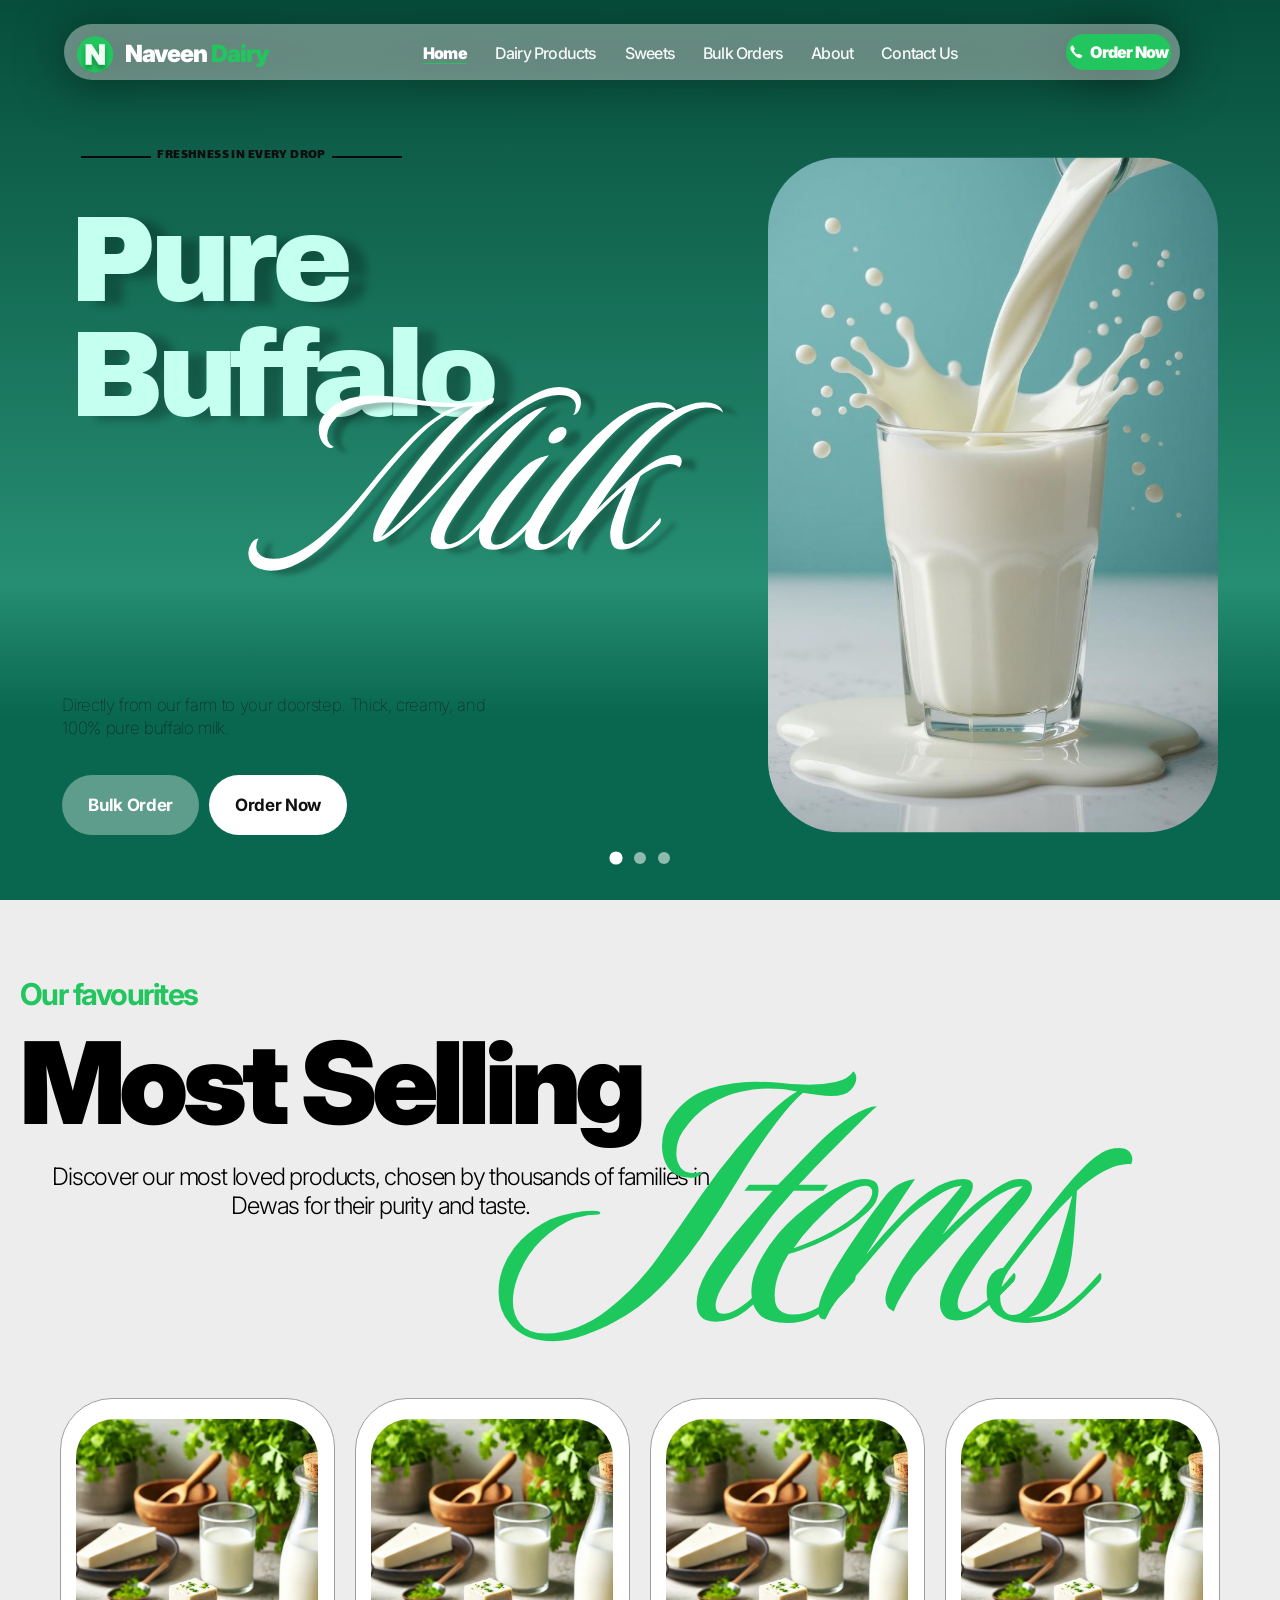
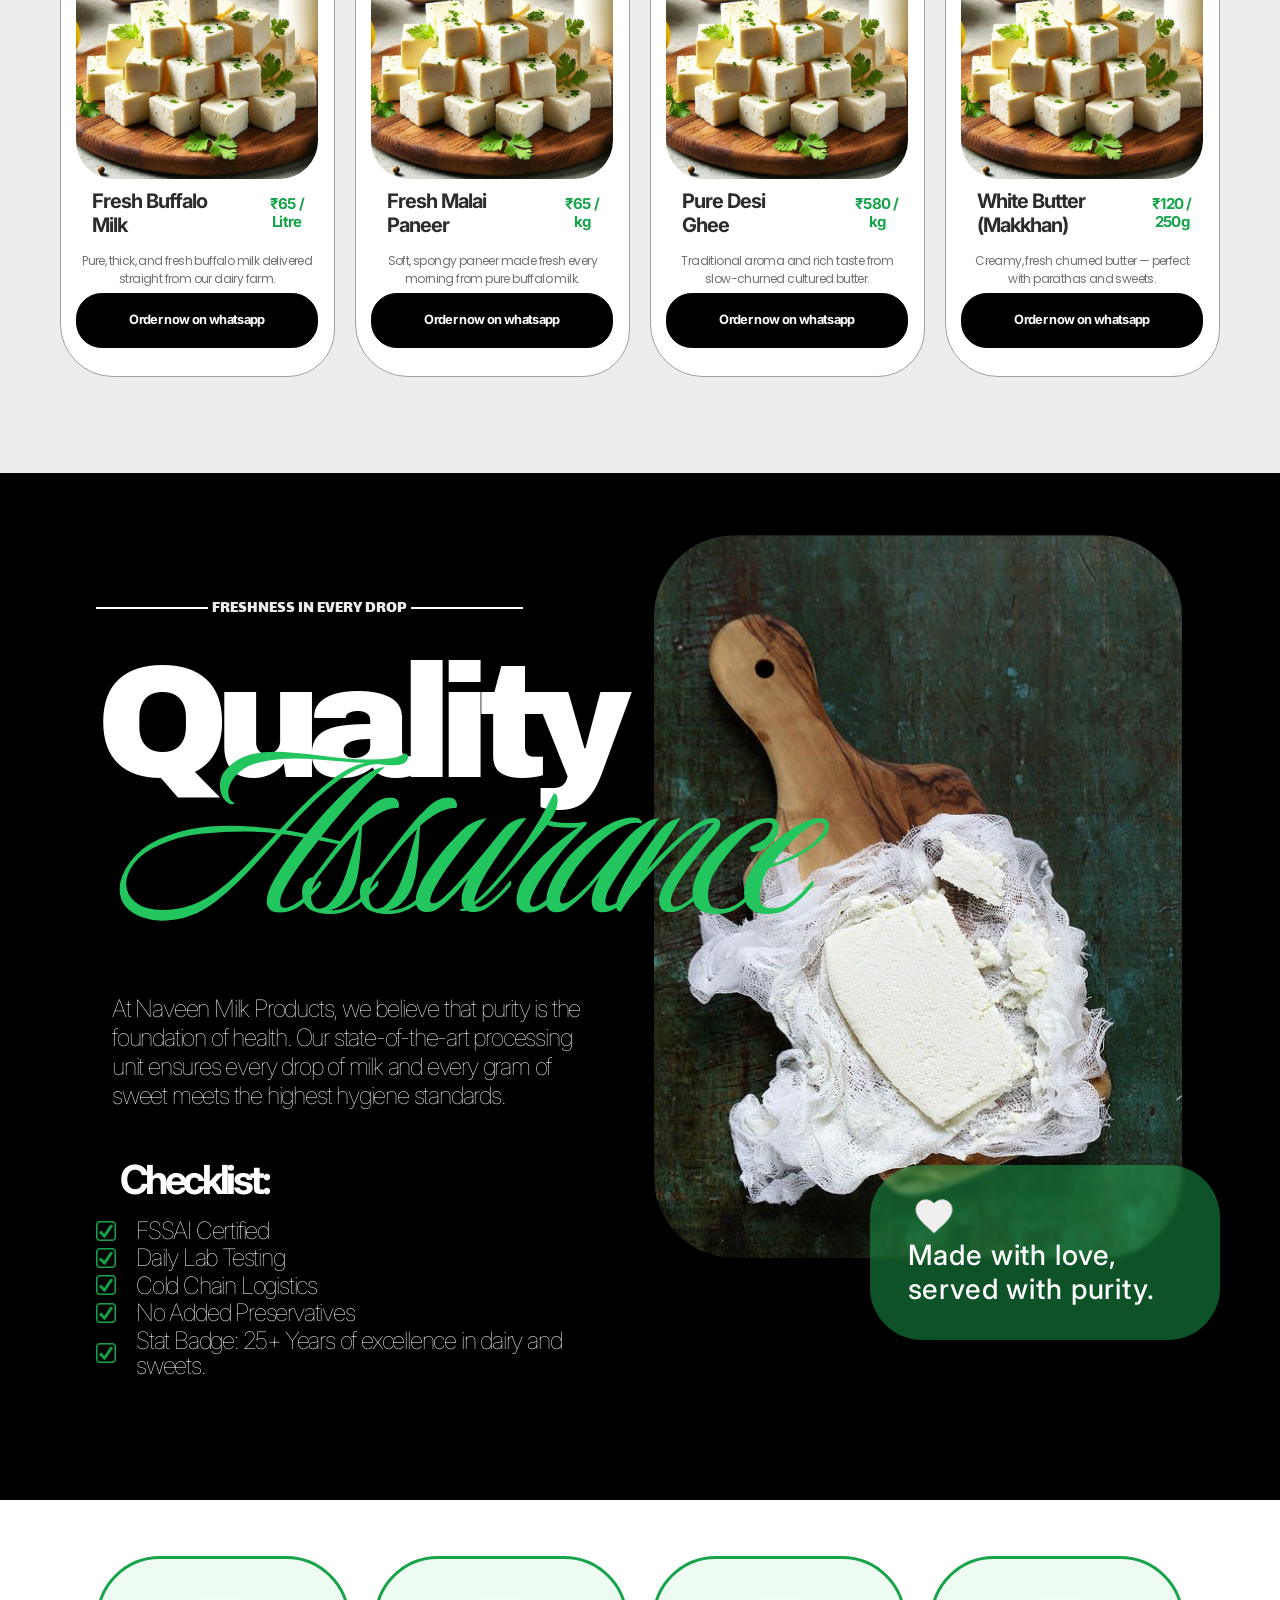
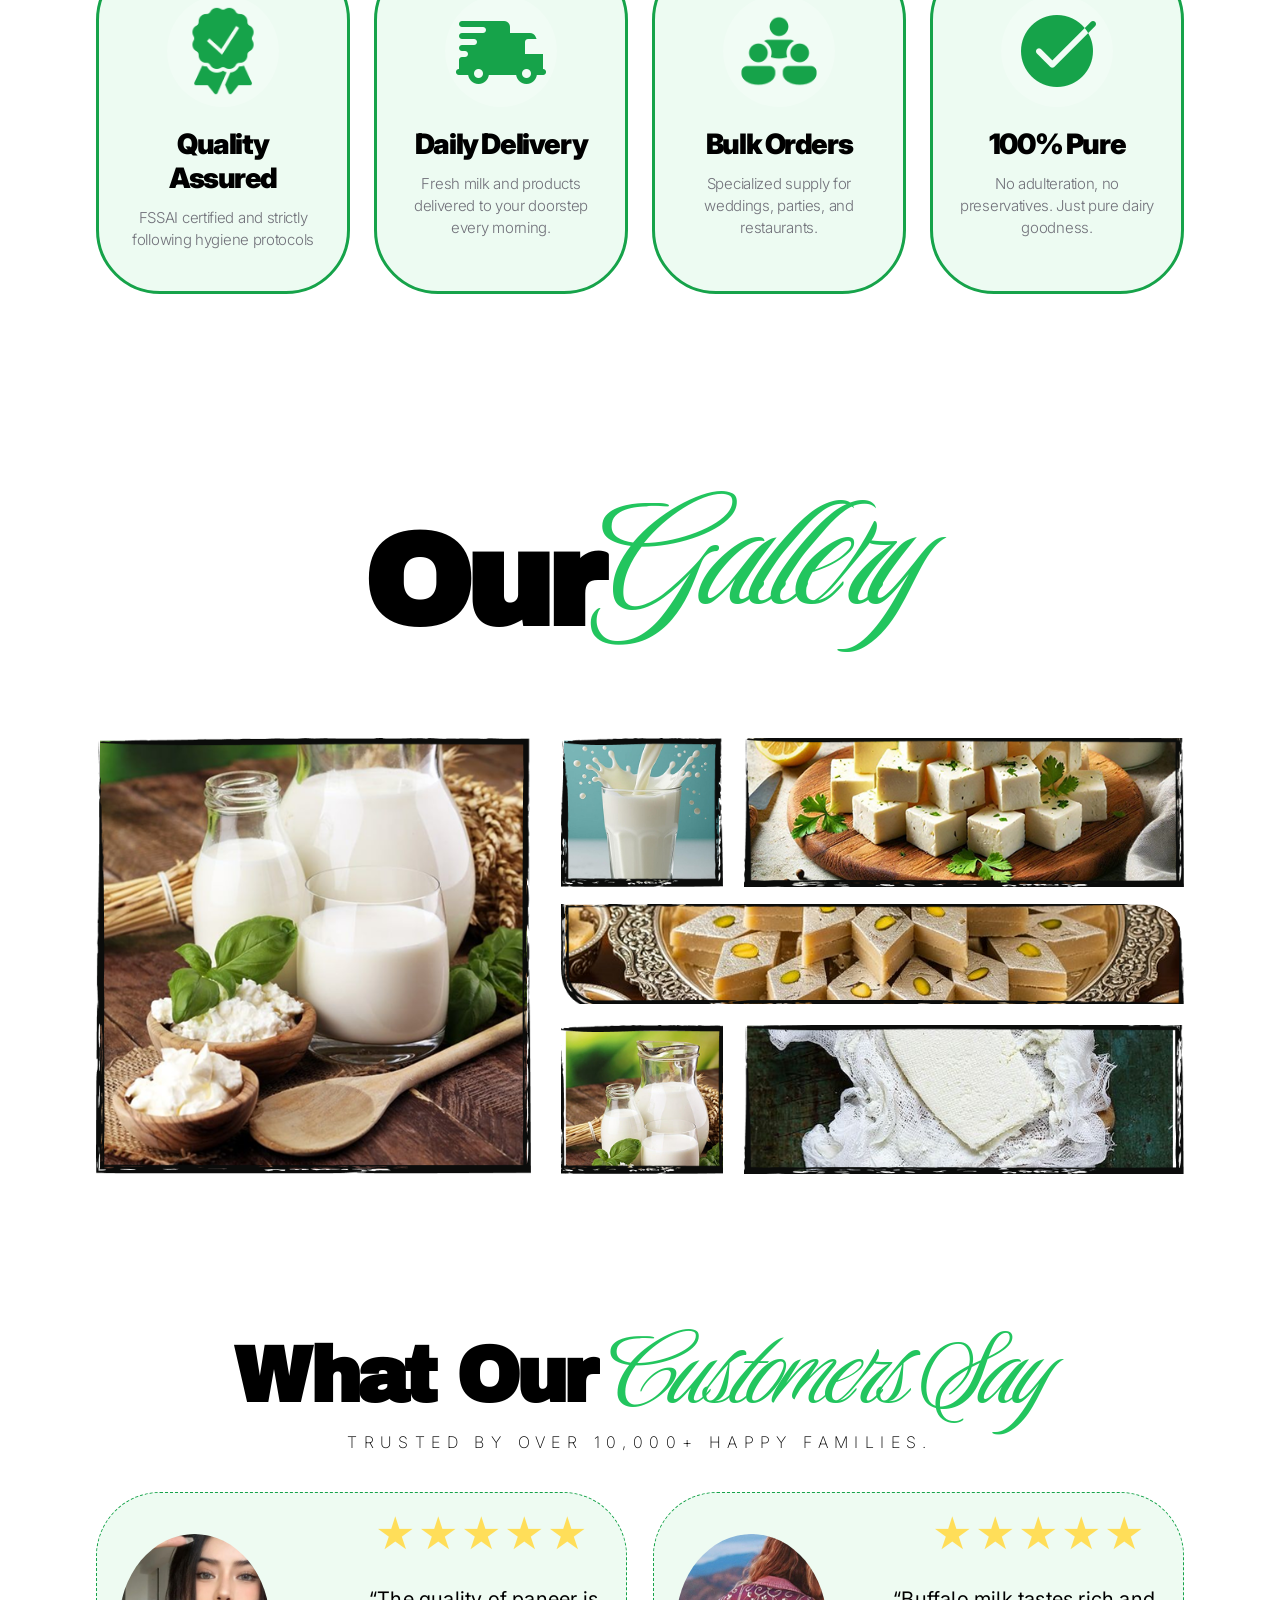
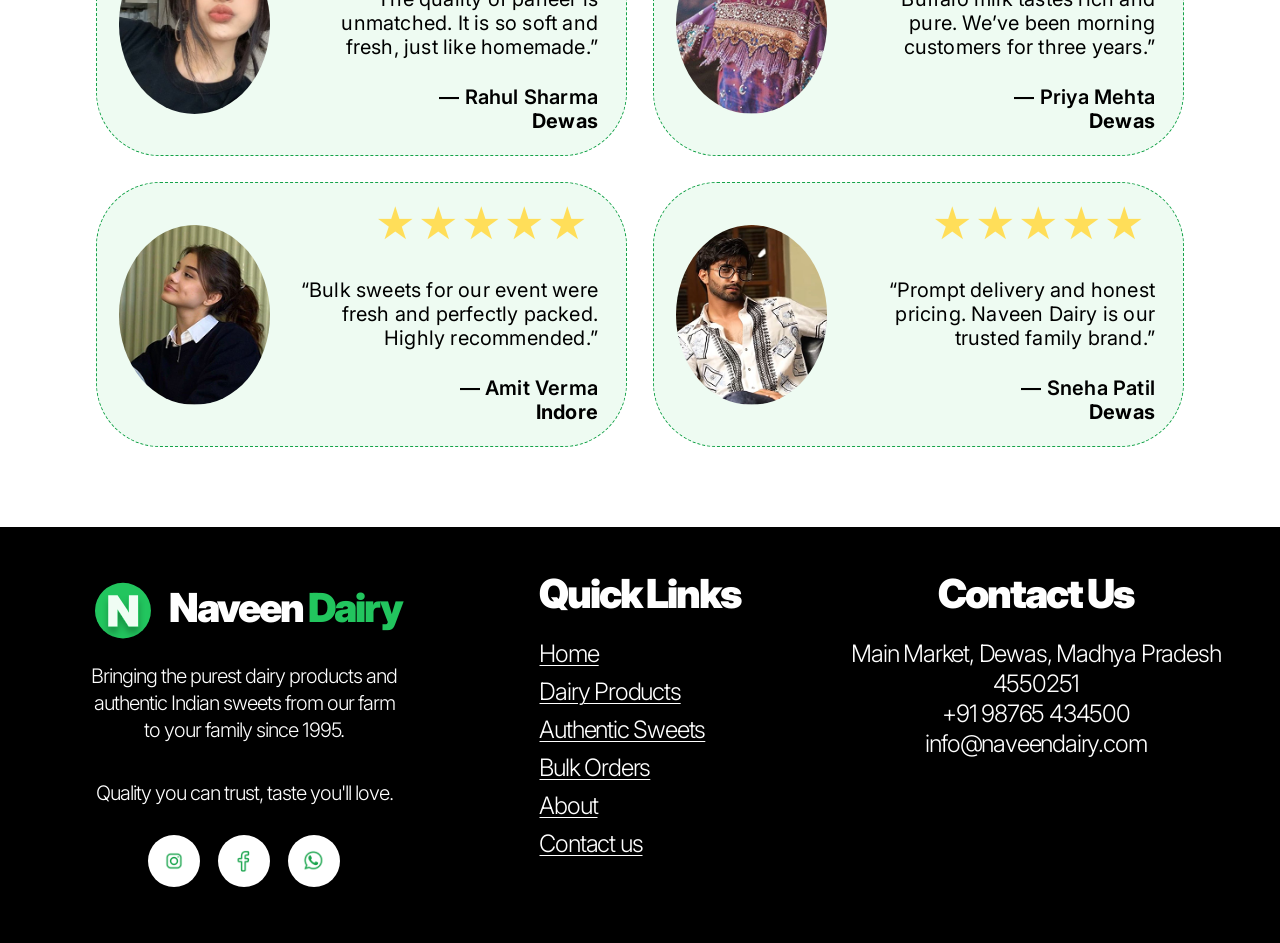
<file: index.html>
<!doctype html>
<html lang="en">
  <head>
    <meta charset="UTF-8" />
    <meta name="viewport" content="width=device-width, initial-scale=1.0" />
    <link rel="icon" href="assets/icons/Logo.svg" type="image/x-icon" />
    <title>Naveen Dairy - Pure Milk & Authentic Sweets</title>
    <link rel="stylesheet" href="css/landing.css" />
    <link rel="stylesheet" href="css/styles.css" />
  </head>
  <body class="index-page">
    <!-- Navbar -->
    <nav class="navbar">
      <div class="navbar-bg"></div>
      <div class="logo">
        <img
          src="assets/icons/Logo.svg"
          alt="Naveen Dairy Logo"
          class="logo-image"
        />
      </div>
      <div class="brand-name">Naveen <span class="dairy">Dairy</span></div>
      <div class="nav-menu" id="nav-menu">
        <ul class="nav-links">
          <li><a href="index.html">Home</a></li>
          <li><a href="dairy-products.html">Dairy Products</a></li>
          <li><a href="sweets.html">Sweets</a></li>
          <li><a href="bulk-orders.html">Bulk Orders</a></li>
          <li><a href="about.html">About</a></li>
          <li><a href="contact.html">Contact Us</a></li>
          <li class="nav-menu-cta">
            <a
              href="#"
              class="order-btn order-btn--menu"
              onclick="orderOnWhatsApp('General Inquiry', '')"
              ><img
                src="assets/icons/phoneIcon.png"
                alt=""
                class="phone-icon"
              />
              Order Now
            </a>
          </li>
        </ul>
      </div>
      <a
        href="#"
        class="order-btn"
        onclick="orderOnWhatsApp('General Inquiry', '')"
      >
        <img src="assets/icons/phoneIcon.png" alt="Phone" class="phone-icon" />
        Order Now
      </a>
      <button
        type="button"
        class="navbar-toggle"
        aria-expanded="false"
        aria-controls="nav-menu"
        aria-label="Open menu"
      >
        <span class="navbar-toggle-bar" aria-hidden="true"></span>
        <span class="navbar-toggle-bar" aria-hidden="true"></span>
        <span class="navbar-toggle-bar" aria-hidden="true"></span>
      </button>
    </nav>

    <!-- Hero Slider -->
    <div class="hero" id="hero-slider">
      <!-- Slider Indicators -->
      <div class="slider-indicators">
        <div class="indicator active"></div>
        <div class="indicator"></div>
        <div class="indicator"></div>
      </div>
    </div>

    <main class="landing-main">
      <!-- Most Selling Items (image-3 / LandingPage) -->
      <section
        class="landing-section landing-bestsellers"
        id="bestsellers"
        aria-labelledby="landing-bestsellers-title"
      >
        <p class="landing-eyebrow">Our favourites</p>
        <h2 class="landing-bestsellers-heading" id="landing-bestsellers-title">
          <span class="landing-bestsellers-title-text">Most Selling</span>
          <span class="landing-bestsellers-title-script">Items</span>
        </h2>
        <p class="landing-lead">
          Discover our most loved products, chosen by thousands of families in
          Dewas for their purity and taste.
        </p>
        <div class="products-grid">
          <article class="product-card">
            <div class="product-image-wrap">
              <img
                src="assets/imgs/LandingPage/dairyCardMain.png"
                alt="Fresh Buffalo Milk"
                class="product-image"
              />
            </div>
            <h3 class="product-title">Fresh Buffalo<br />Milk</h3>
            <p class="product-price">₹65 / Litre</p>
            <p class="product-description">
              Pure, thick, and fresh buffalo milk delivered straight from our
              dairy farm.
            </p>
            <a href="dairy-products.html" class="product-button"
              >Order now on whatsapp</a
            >
          </article>
          <article class="product-card">
            <div class="product-image-wrap">
              <img
                src="assets/imgs/LandingPage/dairyCardMain.png"
                alt="Fresh Malai Paneer"
                class="product-image"
              />
            </div>
            <h3 class="product-title">Fresh Malai<br />Paneer</h3>
            <p class="product-price">₹65 / kg</p>
            <p class="product-description">
              Soft, spongy paneer made fresh every morning from pure buffalo
              milk.
            </p>
            <a href="dairy-products.html" class="product-button"
              >Order now on whatsapp</a
            >
          </article>
          <article class="product-card">
            <div class="product-image-wrap">
              <img
                src="assets/imgs/LandingPage/dairyCardMain.png"
                alt="Pure Desi Ghee"
                class="product-image"
              />
            </div>
            <h3 class="product-title">Pure Desi<br />Ghee</h3>
            <p class="product-price">₹580 / kg</p>
            <p class="product-description">
              Traditional aroma and rich taste from slow-churned cultured
              butter.
            </p>
            <a href="dairy-products.html" class="product-button"
              >Order now on whatsapp</a
            >
          </article>
          <article class="product-card">
            <div class="product-image-wrap">
              <img
                src="assets/imgs/LandingPage/dairyCardMain.png"
                alt="White Butter Makkhan"
                class="product-image"
              />
            </div>
            <h3 class="product-title">White Butter<br />(Makkhan)</h3>
            <p class="product-price">₹120 / 250g</p>
            <p class="product-description">
              Creamy, fresh churned butter — perfect with parathas and sweets.
            </p>
            <a href="dairy-products.html" class="product-button"
              >Order now on whatsapp</a
            >
          </article>
        </div>
      </section>

      <section
        class="landing-quality"
        id="quality"
        aria-labelledby="landing-quality-title"
      >
        <div class="landing-quality-inner">
          <div class="landing-quality-copy">
            <p class="landing-eyebrow landing-eyebrow--muted">
              Freshness in every drop
            </p>
            <h2 class="landing-quality-title" id="landing-quality-title">
              <span class="landing-quality-title-line">Quality</span>
              <span class="landing-quality-title-script">Assurance</span>
            </h2>
            <p class="landing-quality-text">
              At Naveen Milk Products, we believe that purity is the foundation
              of health. Our state-of-the-art processing unit ensures every drop
              of milk and every gram of sweet meets the highest hygiene
              standards.
            </p>
            <ul class="landing-checklist">
              <li>
                <img
                  src="assets/imgs/LandingPage/checkIcon.png"
                  alt=""
                  width="25"
                  height="19"
                />
                FSSAI Certified
              </li>
              <li>
                <img
                  src="assets/imgs/LandingPage/checkIcon.png"
                  alt=""
                  width="25"
                  height="19"
                />
                Daily Lab Testing
              </li>
              <li>
                <img
                  src="assets/imgs/LandingPage/checkIcon.png"
                  alt=""
                  width="25"
                  height="19"
                />
                Cold Chain Logistics
              </li>
              <li>
                <img
                  src="assets/imgs/LandingPage/checkIcon.png"
                  alt=""
                  width="25"
                  height="19"
                />
                No Added Preservatives
              </li>
              <li>
                <img
                  src="assets/imgs/LandingPage/checkIcon.png"
                  alt=""
                  width="25"
                  height="19"
                />Stat Badge: 25+ Years of excellence in dairy and sweets.
              </li>
            </ul>
          </div>
          <div class="landing-quality-media">
            <img
              src="assets/imgs/LandingPage/paneer.png"
              alt="Fresh dairy at Naveen Dairy"
              width="528"
              height="723"
            />
            <div class="landing-quality-media-badge">
              <p>
                <img
                  src="assets/icons/heartIcon.png"
                  alt=""
                  class="landing-quality-media-badge-icon"
                />
                Made with love, served with purity.
              </p>
            </div>
          </div>
        </div>
      </section>

      <section
        class="landing-section landing-features"
        aria-label="Why choose us"
      >
        <div class="landing-features-grid">
          <div class="landing-feature-card">
            <div class="landing-feature-icon-wrap">
              <img
                src="assets/imgs/LandingPage/qualityCheckIcon.png"
                alt=""
                class="landing-feature-icon"
              />
            </div>
            <h3 class="landing-feature-title">Quality Assured</h3>
            <p class="landing-feature-text">
              FSSAI certified and strictly following hygiene protocols
            </p>
          </div>
          <div class="landing-feature-card">
            <div class="landing-feature-icon-wrap">
              <img
                src="assets/imgs/LandingPage/fastDeliveryIcon.png"
                alt=""
                class="landing-feature-icon"
              />
            </div>
            <h3 class="landing-feature-title">Daily Delivery</h3>
            <p class="landing-feature-text">
              Fresh milk and products delivered to your doorstep every morning.
            </p>
          </div>
          <div class="landing-feature-card">
            <div class="landing-feature-icon-wrap">
              <img
                src="assets/imgs/LandingPage/bulkOrdersIcon.png"
                alt=""
                class="landing-feature-icon"
              />
            </div>
            <h3 class="landing-feature-title">Bulk Orders</h3>
            <p class="landing-feature-text">
              Specialized supply for weddings, parties, and restaurants.
            </p>
          </div>
          <div class="landing-feature-card">
            <div class="landing-feature-icon-wrap">
              <img
                src="assets/imgs/LandingPage/checkIcon2.png"
                alt=""
                class="landing-feature-icon"
              />
            </div>
            <h3 class="landing-feature-title">100% Pure</h3>
            <p class="landing-feature-text">
              No adulteration, no preservatives. Just pure dairy goodness.
            </p>
          </div>
        </div>
      </section>

      <section
        class="landing-section landing-gallery"
        id="gallery"
        aria-labelledby="landing-gallery-title"
      >
        <h2 class="landing-gallery-heading" id="landing-gallery-title">
          <span class="landing-gallery-title-plain">Our</span>
          <span class="landing-gallery-title-script">Gallery</span>
        </h2>
        <div class="landing-gallery-grid">
          <figure class="landing-gallery-item landing-gallery-item--hero">
            <img
              src="assets/imgs/gallery/img1.png"
              alt="Gallery: dairy products"
            />
          </figure>
          <figure class="landing-gallery-item">
            <img
              src="assets/imgs/gallery/img2.png"
              alt="Gallery: fresh produce"
            />
          </figure>
          <figure class="landing-gallery-item landing-gallery-item--wide">
            <img
              src="assets/imgs/gallery/img4.png"
              alt="Gallery: kitchen"
            />
          </figure>
          <figure class="landing-gallery-item">
            <img
              src="assets/imgs/gallery/img5.png"
              alt="Gallery: milk"
            />
          </figure>
          <figure class="landing-gallery-item">
            <img src="assets/imgs/gallery/img3.png" alt="Gallery: farm" />
          </figure>
          <figure class="landing-gallery-item">
            <img
              src="assets/imgs/gallery/img6.png"
              alt="Gallery: spread"
            />
          </figure>
        </div>
      </section>

      <section
        class="landing-section landing-reviews"
        id="reviews"
        aria-labelledby="landing-reviews-title"
      >
        <h2 class="landing-reviews-heading" id="landing-reviews-title">
          <span class="landing-reviews-title-plain">What Our</span>
          <span class="landing-reviews-title-script">Customers Say</span>
        </h2>
        <p class="landing-reviews-sub">
          Trusted by over 10,000+ happy families.
        </p>
        <div class="landing-reviews-grid">
          <blockquote class="landing-review-card">
            <div class="landing-review-stars" aria-hidden="true">★★★★★</div>
            <p class="landing-review-quote">
              “The quality of paneer is unmatched. It is so soft and fresh, just
              like homemade.”
            </p>
            <footer class="landing-review-meta">
              <img
                src="assets/imgs/LandingPage/profile.png"
                alt=""
                class="landing-review-avatar"
                width="72"
                height="72"
              />
              <div>
                <cite class="landing-review-name">Rahul Sharma</cite>
                <span class="landing-review-place">Dewas</span>
              </div>
            </footer>
          </blockquote>
          <blockquote class="landing-review-card">
            <div class="landing-review-stars" aria-hidden="true">★★★★★</div>
            <p class="landing-review-quote">
              “Buffalo milk tastes rich and pure. We’ve been morning customers
              for three years.”
            </p>
            <footer class="landing-review-meta">
              <img
                src="assets/imgs/LandingPage/rahulSharma.png"
                alt=""
                class="landing-review-avatar"
                width="72"
                height="72"
              />
              <div>
                <cite class="landing-review-name">Priya Mehta</cite>
                <span class="landing-review-place">Dewas</span>
              </div>
            </footer>
          </blockquote>
          <blockquote class="landing-review-card">
            <div class="landing-review-stars" aria-hidden="true">★★★★★</div>
            <p class="landing-review-quote">
              “Bulk sweets for our event were fresh and perfectly packed. Highly
              recommended.”
            </p>
            <footer class="landing-review-meta">
              <img
                src="assets/imgs/LandingPage/rahulFemale.png"
                alt=""
                class="landing-review-avatar"
                width="72"
                height="72"
              />
              <div>
                <cite class="landing-review-name">Amit Verma</cite>
                <span class="landing-review-place">Indore</span>
              </div>
            </footer>
          </blockquote>
          <blockquote class="landing-review-card">
            <div class="landing-review-stars" aria-hidden="true">★★★★★</div>
            <p class="landing-review-quote">
              “Prompt delivery and honest pricing. Naveen Dairy is our trusted
              family brand.”
            </p>
            <footer class="landing-review-meta">
              <img
                src="assets/imgs/LandingPage/rahul2.png"
                alt=""
                class="landing-review-avatar"
                width="72"
                height="72"
              />
              <div>
                <cite class="landing-review-name">Sneha Patil</cite>
                <span class="landing-review-place">Dewas</span>
              </div>
            </footer>
          </blockquote>
        </div>
      </section>
    </main>

    <!-- Footer -->
    <footer class="footer">
      <div class="footer-content">
        <div class="footer-brand">
          <div class="footer-brand-head">
            <div class="logo footer-logo">
              <img
                src="assets/icons/Logo.svg"
                alt="Naveen Dairy Logo"
                class="logo-image"
              />
            </div>
            <h2 class="footer-brand-title">Naveen <span class="dairy">Dairy</span></h2>
          </div>
          <p class="footer-brand-copy">
            Bringing the purest dairy products and authentic Indian sweets from
            our farm to your family since 1995.
          </p>
          <p class="footer-brand-copy">Quality you can trust, taste you'll love.</p>

          <div class="social-icons">
            <a href="#" class="social-icon">
              <img src="assets/icons/instagramIcon.png" alt="Instagram" />
            </a>
            <a href="#" class="social-icon">
              <img src="assets/icons/facebookIcon.png" alt="Facebook" />
            </a>
            <a href="#" class="social-icon">
              <img src="assets/icons/whatsappIcon.png" alt="WhatsApp" />
            </a>
          </div>
        </div>

        <div class="footer-links">
          <h3>Quick Links</h3>
          <ul>
            <li><a href="index.html">Home</a></li>
            <li><a href="dairy-products.html">Dairy Products</a></li>
            <li><a href="sweets.html">Authentic Sweets</a></li>
            <li><a href="bulk-orders.html">Bulk Orders</a></li>
            <li><a href="about.html">About</a></li>
            <li><a href="contact.html">Contact us</a></li>
          </ul>
        </div>

        <div class="footer-contact">
          <h3>Contact Us</h3>
          <p>Main Market, Dewas, Madhya Pradesh</p>
          <p>4550251</p>
          <p>+91 98765 434500</p>
          <p>info@naveendairy.com</p>
        </div>
      </div>
    </footer>

    <script src="js/script.js"></script>
  </body>
</html>
</file>
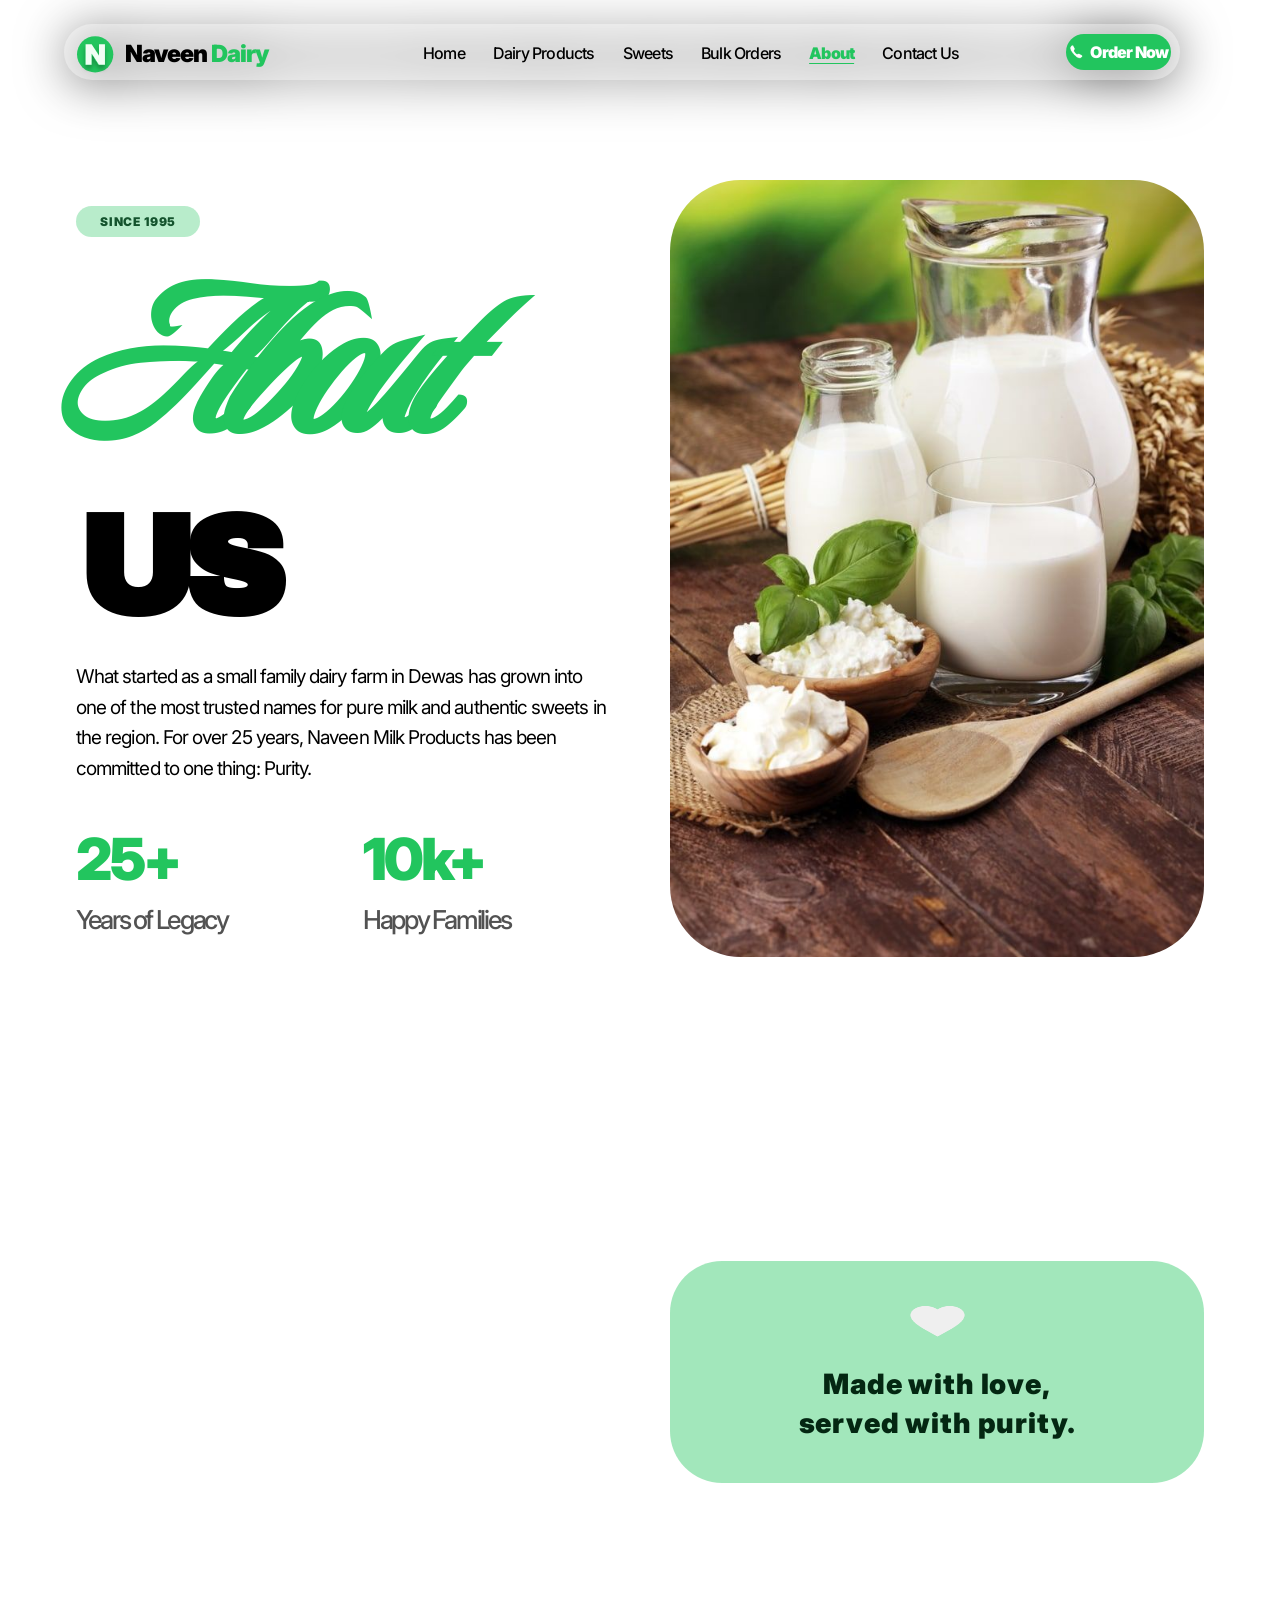
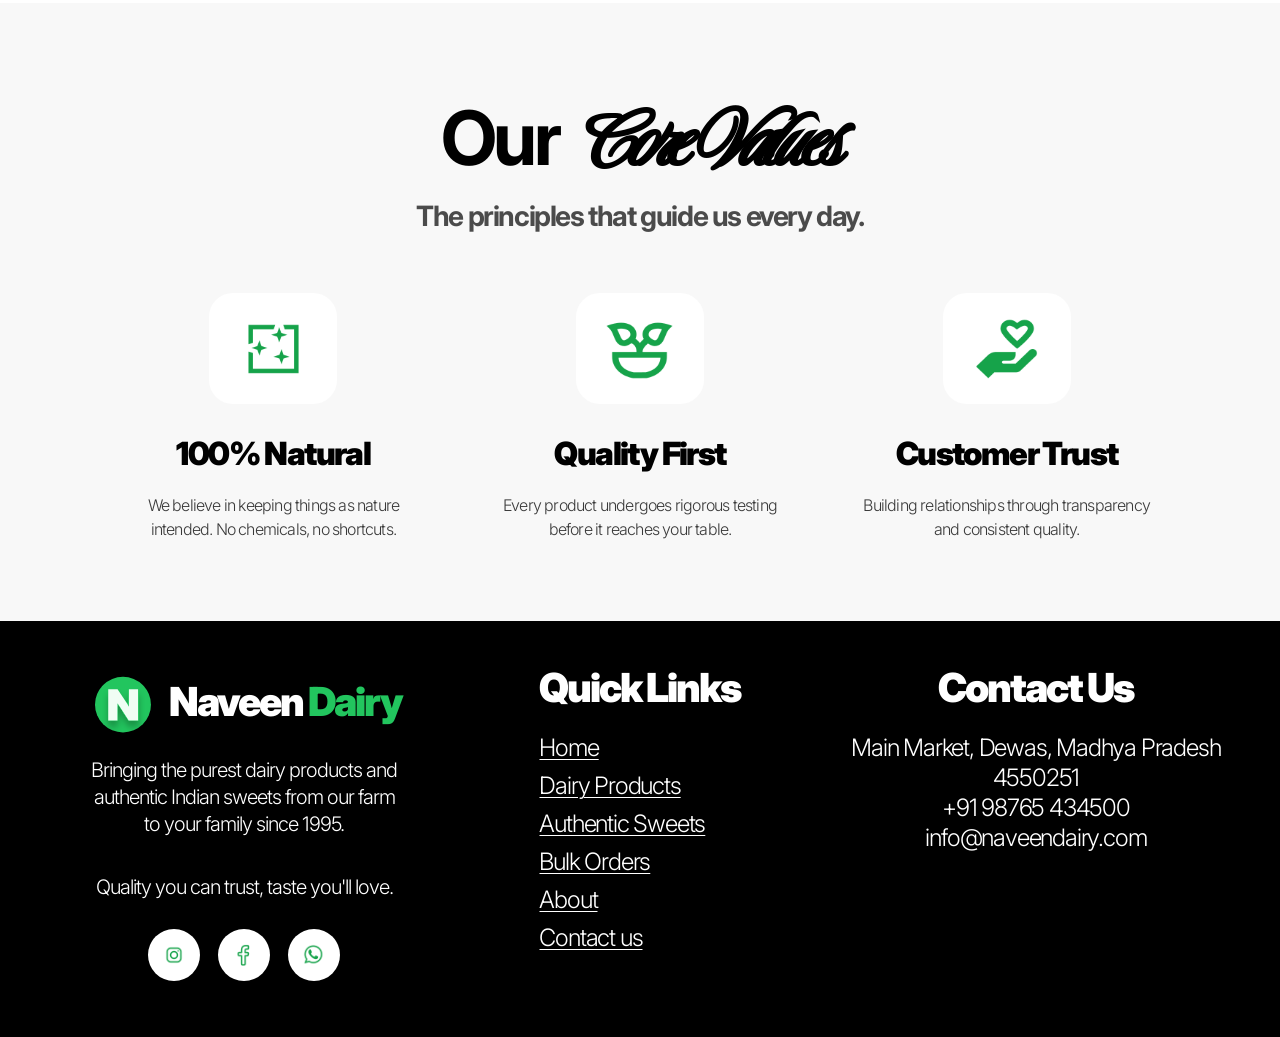
<file: about.html>
<!DOCTYPE html>
<html lang="en">
<head>
    <meta charset="UTF-8">
    <meta name="viewport" content="width=device-width, initial-scale=1.0">
    <title>About Us - Naveen Dairy</title>

    <link rel="stylesheet" href="css/styles.css">
    <style>
        .about-hero {
            max-width: 1440px;
            margin: 0 auto;
            padding: 180px 76px 60px;
            display: grid;
            grid-template-columns: 1fr 1fr;
            gap: 60px;
            align-items: center;
        }

        .about-text {
            position: relative;
        }

        .since-badge {
            display: inline-block;
            background: rgba(34, 197, 94, 0.32);
            border-radius: 33px;
            padding: 8px 24px;
            font-weight: 900;
            font-size: 12px;
            color: #14532d;
            letter-spacing: 0.82px;
            margin-bottom: 20px;
        }

        .about-title-main {
            font-family: 'Luxurious Script', cursive;
            font-size: 252px;
            color: var(--primary-green);
            letter-spacing: -12.6px;
            line-height: 0.9;
            margin-bottom: 20px;
        }

        .about-title-sub {
            font-family: 'Archivo Black', sans-serif;
            font-size: 143px;
            color: black;
            letter-spacing: -12.86px;
            line-height: 0.9;
            margin-bottom: 30px;
        }

        .about-description {
            font-size: 19px;
            color: black;
            letter-spacing: -0.93px;
            line-height: 1.6;
            margin-bottom: 40px;
        }

        .about-image {
            width: 100%;
            height: 777px;
            border-radius: 71px;
            object-fit: cover;
        }

        .stats-section {
            display: grid;
            grid-template-columns: repeat(2, 1fr);
            gap: 40px;
            margin-top: 40px;
        }

        .stat-card {
            text-align: left;
        }

        .stat-number {
            font-weight: 900;
            font-size: 58px;
            color: var(--primary-green);
            letter-spacing: -2.89px;
            margin-bottom: 10px;
        }

        .stat-label {
            font-weight: 500;
            font-size: 26px;
            color: #525252;
            letter-spacing: -2.37px;
        }

        .quote-section {
            background: rgba(34, 197, 94, 0.42);
            border-radius: 52px;
            padding: 40px;
            text-align: center;
            margin: 60px 0;
        }

        .quote-section p {
            font-weight: 900;
            font-size: 28px;
            color: #042712;
            letter-spacing: 0.84px;
            line-height: 1.4;
        }

        .quote-icon {
            width: 65px;
            height: 40px;
            margin: 0 auto 20px;
        }

        .values-section {
            background: rgba(247, 247, 247, 0.87);
            padding: 80px 0;
        }

        .values-content {
            max-width: 1440px;
            margin: 0 auto;
            padding: 0 120px;
            text-align: center;
        }

        .values-title {
            font-family: 'Luxurious Script', cursive;
            font-size: 96px;
            color: black;
            letter-spacing: -4.8px;
            margin-bottom: 20px;
        }

        .values-title-prefix {
            font-weight: 700;
            font-size: 75px;
            color: black;
            letter-spacing: -3.76px;
            display: inline-block;
            margin-right: 20px;
        }

        .values-subtitle {
            font-weight: 700;
            font-size: 28px;
            color: #4b4b4b;
            letter-spacing: -1.4px;
            margin-bottom: 60px;
        }

        .values-grid {
            display: grid;
            grid-template-columns: repeat(3, 1fr);
            gap: 60px;
            margin-top: 40px;
        }

        .value-card {
            text-align: center;
        }

        .value-icon-bg {
            width: 128px;
            height: 111px;
            background: white;
            border-radius: 24px;
            margin: 0 auto 30px;
            display: flex;
            align-items: center;
            justify-content: center;
        }

        .value-icon {
            width: 73px;
            height: 70px;
        }

        .value-title {
            font-weight: 900;
            font-size: 32px;
            color: black;
            letter-spacing: -1.6px;
            margin-bottom: 20px;
        }

        .value-description {
            font-weight: 300;
            font-size: 16px;
            color: #3a3a3a;
            letter-spacing: -0.8px;
            line-height: 1.5;
        }
    </style>
</head>
<body>
    <!-- Navbar -->
    <nav class="navbar">
        <div class="navbar-bg"></div>
        <div class="logo">
        <img src="assets/icons/Logo.svg" alt="Naveen Dairy Logo" class="logo-image">
        </div>
        <div class="brand-name">
            Naveen <span class="dairy">Dairy</span>
        </div>
        <div class="nav-menu" id="nav-menu">
        <ul class="nav-links">
            <li><a href="index.html">Home</a></li>
            <li><a href="dairy-products.html">Dairy Products</a></li>
            <li><a href="sweets.html">Sweets</a></li>
            <li><a href="bulk-orders.html">Bulk Orders</a></li>
            <li><a href="about.html">About</a></li>
            <li><a href="contact.html">Contact Us</a></li>
            <li class="nav-menu-cta">
                <a href="#" class="order-btn order-btn--menu" onclick="orderOnWhatsApp('General Inquiry', '')">
                    <img src="assets/icons/phoneIcon.png" alt="Phone" class="phone-icon">
                    Order Now
                </a>
            </li>
        </ul>
        </div>
        <a href="#" class="order-btn" onclick="orderOnWhatsApp('General Inquiry', '')">
            <img src="assets/icons/phoneIcon.png" alt="Phone" class="phone-icon">
            Order Now
        </a>
        <button type="button" class="navbar-toggle" aria-expanded="false" aria-controls="nav-menu" aria-label="Open menu">
            <span class="navbar-toggle-bar" aria-hidden="true"></span>
            <span class="navbar-toggle-bar" aria-hidden="true"></span>
            <span class="navbar-toggle-bar" aria-hidden="true"></span>
        </button>
    </nav>

    <!-- About Hero Section -->
    <div class="about-hero">
        <div class="about-text">
            <div class="since-badge">SINCE 1995</div>
            <h1 class="about-title-main">About</h1>
            <h2 class="about-title-sub">US</h2>
            <p class="about-description">
                What started as a small family dairy farm in Dewas has grown into one of the most trusted names for pure milk and authentic sweets in the region. For over 25 years, Naveen Milk Products has been committed to one thing: Purity.
            </p>

            <div class="stats-section">
                <div class="stat-card">
                    <div class="stat-number">25+</div>
                    <div class="stat-label">Years of Legacy</div>
                </div>
                <div class="stat-card">
                    <div class="stat-number">10k+</div>
                    <div class="stat-label">Happy Families</div>
                </div>
            </div>
        </div>

        <div>
            <img src="assets/imgs/About/milkJar.png" alt="About Us" class="about-image">
        </div>
    </div>

    <!-- Quote Section -->
    <div class="about-hero">
        <div></div>
        <div class="quote-section">
            <img src="assets/icons/heartIcon.png" alt="Heart" class="quote-icon">
            <p>Made with love,<br>served with purity.</p>
        </div>
    </div>

    <!-- Core Values Section -->
    <div class="values-section">
        <div class="values-content">
            <h2>
                <span class="values-title-prefix">Our</span>
                <span class="values-title">Core Values</span>
            </h2>
            <p class="values-subtitle">The principles that guide us every day.</p>

            <div class="values-grid">
                <!-- Value 1 -->
                <div class="value-card">
                    <div class="value-icon-bg">
                        <img src="assets/imgs/About/glitterIcon.png" alt="Natural" class="value-icon">
                    </div>
                    <h3 class="value-title">100% Natural</h3>
                    <p class="value-description">
                        We believe in keeping things as nature intended. No chemicals, no shortcuts.
                    </p>
                </div>

                <!-- Value 2 -->
                <div class="value-card">
                    <div class="value-icon-bg">
                        <img src="assets/imgs/About/qualityLeafIcon.png" alt="Quality" class="value-icon">
                    </div>
                    <h3 class="value-title">Quality First</h3>
                    <p class="value-description">
                        Every product undergoes rigorous testing before it reaches your table.
                    </p>
                </div>

                <!-- Value 3 -->
                <div class="value-card">
                    <div class="value-icon-bg">
                        <img src="assets/imgs/About/trustIcon.png" alt="Trust" class="value-icon">
                    </div>
                    <h3 class="value-title">Customer Trust</h3>
                    <p class="value-description">
                        Building relationships through transparency and consistent quality.
                    </p>
                </div>
            </div>
        </div>
    </div>

        <!-- Footer -->
        <footer class="footer">
            <div class="footer-content">
              <div class="footer-brand">
                <div class="footer-brand-head">
                  <div class="logo footer-logo">
                    <img
                      src="assets/icons/Logo.svg"
                      alt="Naveen Dairy Logo"
                      class="logo-image"
                    />
                  </div>
                  <h2 class="footer-brand-title">Naveen <span class="dairy">Dairy</span></h2>
                </div>
                <p class="footer-brand-copy">
                  Bringing the purest dairy products and authentic Indian sweets from
                  our farm to your family since 1995.
                </p>
                <p class="footer-brand-copy">Quality you can trust, taste you'll love.</p>
      
                <div class="social-icons">
                  <a href="#" class="social-icon">
                    <img src="assets/icons/instagramIcon.png" alt="Instagram" />
                  </a>
                  <a href="#" class="social-icon">
                    <img src="assets/icons/facebookIcon.png" alt="Facebook" />
                  </a>
                  <a href="#" class="social-icon">
                    <img src="assets/icons/whatsappIcon.png" alt="WhatsApp" />
                  </a>
                </div>
              </div>
      
              <div class="footer-links">
                <h3>Quick Links</h3>
                <ul>
                  <li><a href="index.html">Home</a></li>
                  <li><a href="dairy-products.html">Dairy Products</a></li>
                  <li><a href="sweets.html">Authentic Sweets</a></li>
                  <li><a href="bulk-orders.html">Bulk Orders</a></li>
                  <li><a href="about.html">About</a></li>
                  <li><a href="contact.html">Contact us</a></li>
                </ul>
              </div>
      
              <div class="footer-contact">
                <h3>Contact Us</h3>
                <p>Main Market, Dewas, Madhya Pradesh</p>
                <p>4550251</p>
                <p>+91 98765 434500</p>
                <p>info@naveendairy.com</p>
              </div>
            </div>
          </footer>
    <script src="js/script.js"></script>
</body>
</html>
</file>
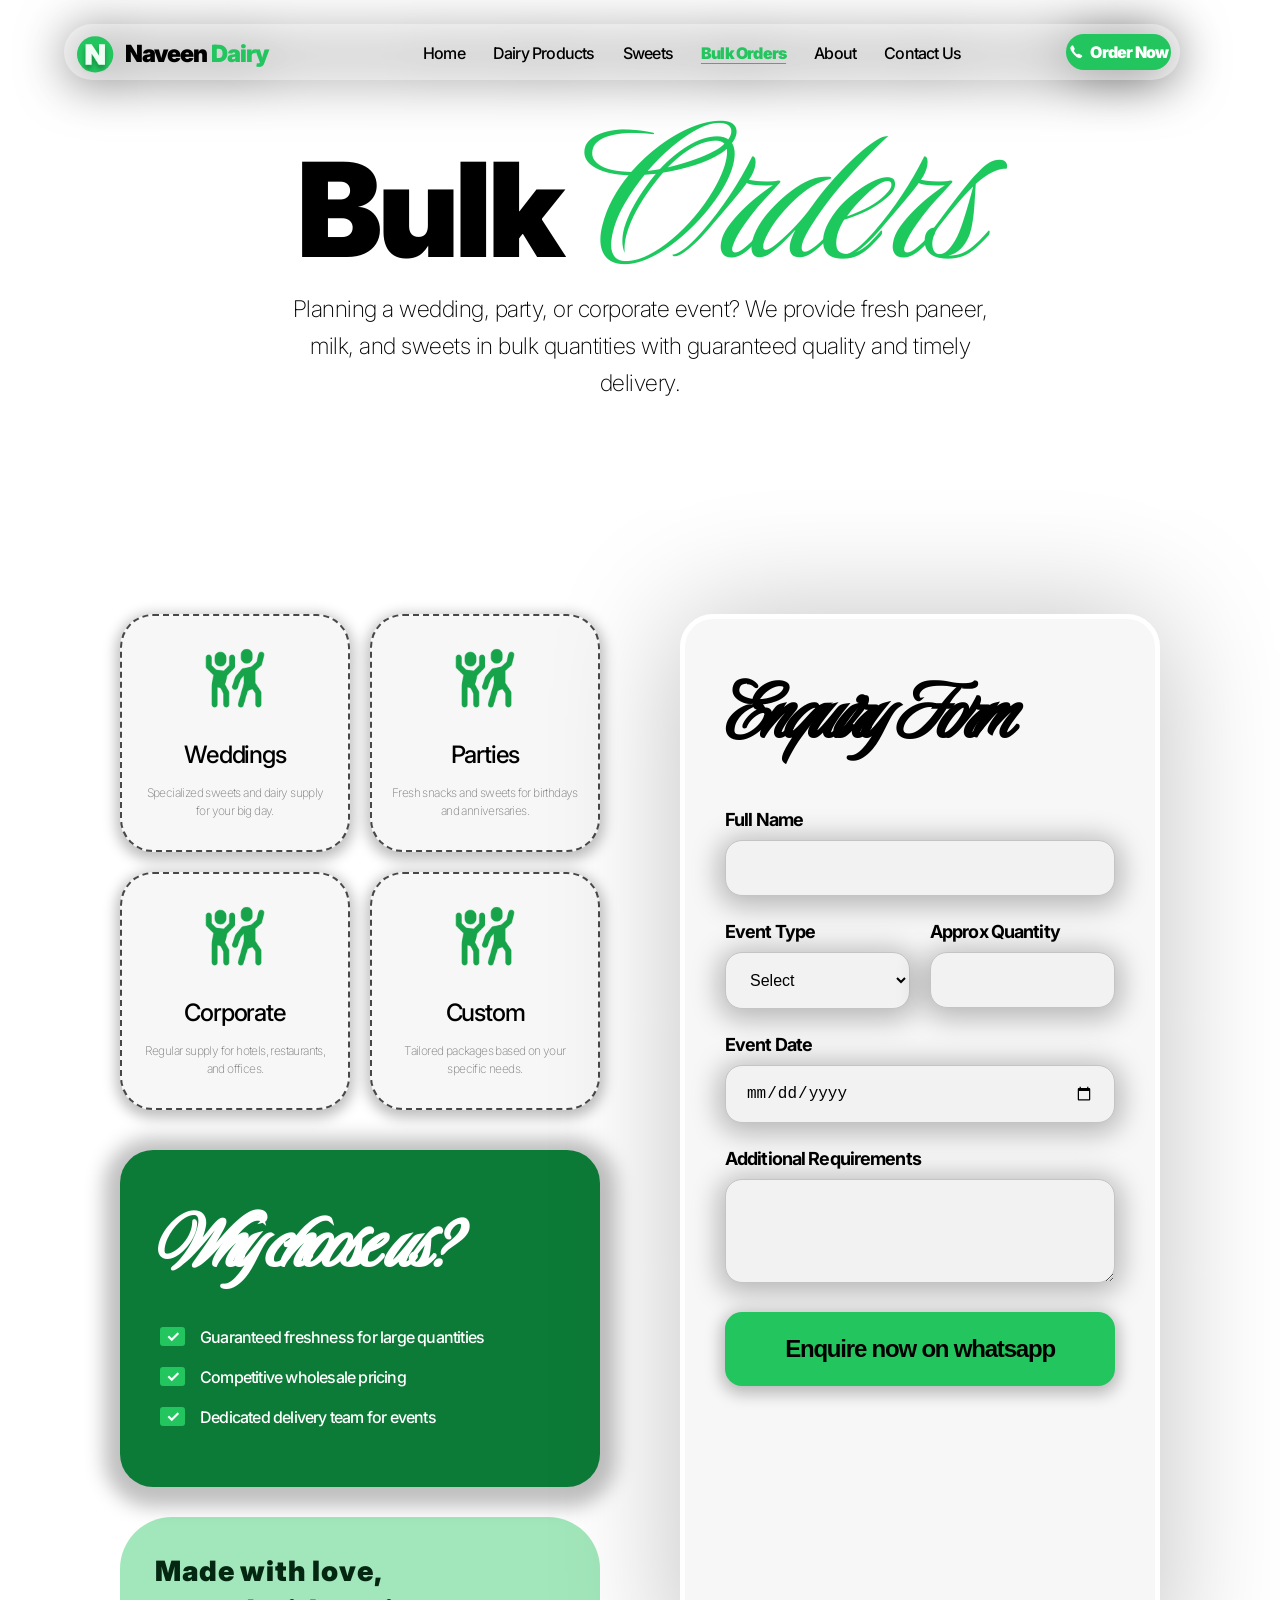
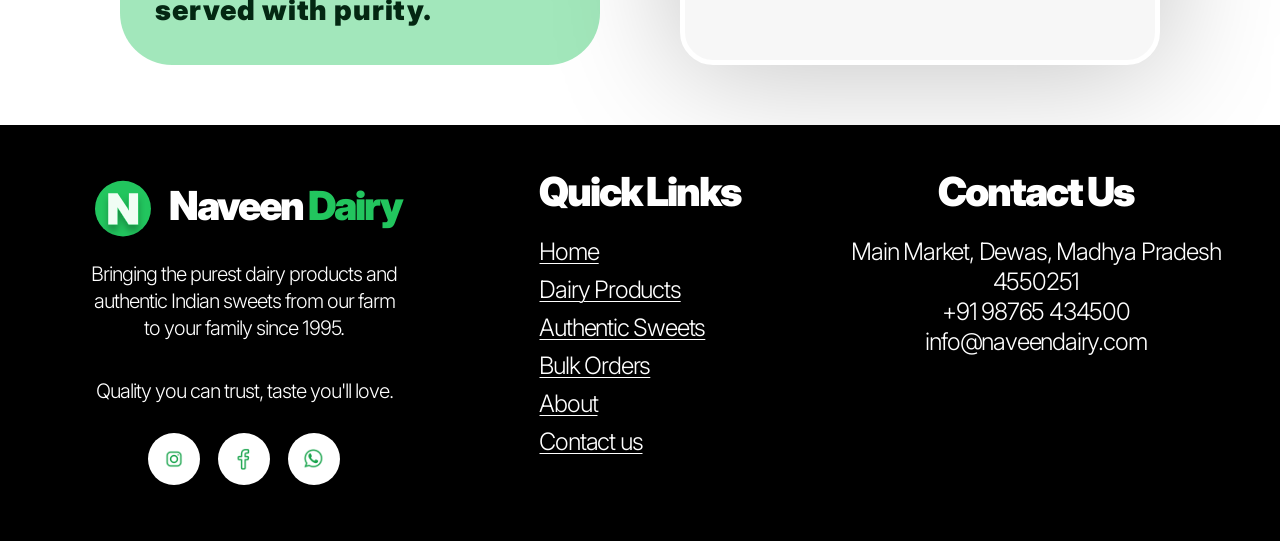
<file: bulk-orders.html>
<!DOCTYPE html>
<html lang="en">
<head>
    <meta charset="UTF-8">
    <meta name="viewport" content="width=device-width, initial-scale=1.0">
    <title>Bulk Orders - Naveen Dairy</title>
    <link rel="stylesheet" href="css/styles.css">
    <style>
        .bulk-content {
            max-width: 1440px;
            margin: 0 auto;
            padding: 180px 120px 60px;
            display: grid;
            grid-template-columns: 1fr 1fr;
            gap: 80px;
        }

        .bulk-categories {
            display: grid;
            grid-template-columns: repeat(2, 1fr);
            gap: 20px;
            margin-bottom: 40px;
        }

        .category-card {
            background: #f7f7f7;
            border: 2px dashed #474747;
            border-radius: 33px;
            padding: 30px 20px;
            text-align: center;
            box-shadow: 0px 4px 12.4px 4px rgba(0, 0, 0, 0.25);
            transition: all 0.3s;
        }

        .category-card:hover {
            transform: translateY(-5px);
            background: rgba(34, 197, 94, 0.1);
        }

        .category-icon {
            width: 70px;
            height: 70px;
            margin: 0 auto 20px;
        }

        .category-title {
            font-weight: 500;
            font-size: 24px;
            color: black;
            letter-spacing: -1.2px;
            margin-bottom: 15px;
        }

        .category-desc {
            font-weight: 200;
            font-size: 12px;
            color: #7a7a7a;
            letter-spacing: -0.6px;
            line-height: 1.5;
        }

        .why-choose {
            background: #0d7b38;
            border-radius: 33px;
            padding: 40px;
            box-shadow: 0px 4px 19.1px 16px rgba(0, 0, 0, 0.25);
            margin-top: 40px;
        }

        .why-choose h2 {
            font-family: 'Luxurious Script', cursive;
            font-size: 89px;
            color: white;
            letter-spacing: -4.44px;
            margin-bottom: 30px;
        }

        .why-list {
            list-style: none;
        }

        .why-list li {
            font-weight: 500;
            font-size: 16px;
            color: white;
            letter-spacing: -0.8px;
            margin-bottom: 20px;
            padding-left: 40px;
            position: relative;
        }

        .why-list li::before {
            content: "✓";
            position: absolute;
            left: 0;
            width: 25px;
            height: 19px;
            background: var(--primary-green);
            border-radius: 3px;
            display: flex;
            align-items: center;
            justify-content: center;
            color: white;
            font-weight: bold;
        }

        .enquiry-form {
            background: #f7f7f7;
            border: 5px solid white;
            border-radius: 33px;
            padding: 40px;
            box-shadow: 0px 4px 125.6px 1px rgba(0, 0, 0, 0.25);
        }

        .enquiry-form h2 {
            font-family: 'Luxurious Script', cursive;
            font-size: 92px;
            color: black;
            letter-spacing: -4.59px;
            margin-bottom: 40px;
        }

        .form-group {
            margin-bottom: 25px;
        }

        .form-group label {
            font-weight: 700;
            font-size: 18px;
            color: black;
            letter-spacing: -0.88px;
            display: block;
            margin-bottom: 10px;
        }

        .form-group input,
        .form-group select,
        .form-group textarea {
            width: 100%;
            background: #f2f2f2;
            border: 1px solid #c4c4c4;
            border-radius: 17px;
            padding: 18px 20px;
            font-size: 16px;
            box-shadow: 0px 4px 26.5px 7px rgba(0, 0, 0, 0.25);
        }

        .form-group textarea {
            min-height: 104px;
            resize: vertical;
        }

        .form-group-half {
            display: grid;
            grid-template-columns: 1fr 1fr;
            gap: 20px;
        }

        .submit-btn {
            width: 100%;
            background: var(--primary-green);
            color: black;
            padding: 23px;
            border-radius: 17px;
            font-weight: 700;
            font-size: 24px;
            letter-spacing: -1.2px;
            border: none;
            cursor: pointer;
            box-shadow: 0px 4px 16.1px 4px rgba(0, 0, 0, 0.25);
            transition: all 0.3s;
        }

        .submit-btn:hover {
            background: var(--hover-green);
            transform: translateY(-2px);
        }

        .quote-box {
            background: rgba(34, 197, 94, 0.42);
            border-radius: 52px;
            padding: 35px;
            margin-top: 30px;
        }

        .quote-box p {
            font-weight: 900;
            font-size: 28px;
            color: #042712;
            letter-spacing: 0.84px;
            line-height: 1.4;
        }
    </style>
</head>
<body>
    <!-- Navbar -->
    <nav class="navbar">
        <div class="navbar-bg"></div>
        <div class="logo">
        <img src="assets/icons/Logo.svg" alt="Naveen Dairy Logo" class="logo-image">
        </div>
        <div class="brand-name">
            Naveen <span class="dairy">Dairy</span>
        </div>
        <div class="nav-menu" id="nav-menu">
        <ul class="nav-links">
            <li><a href="index.html">Home</a></li>
            <li><a href="dairy-products.html">Dairy Products</a></li>
            <li><a href="sweets.html">Sweets</a></li>
            <li><a href="bulk-orders.html">Bulk Orders</a></li>
            <li><a href="about.html">About</a></li>
            <li><a href="contact.html">Contact Us</a></li>
            <li class="nav-menu-cta">
                <a href="#" class="order-btn order-btn--menu" onclick="orderOnWhatsApp('General Inquiry', '')">
                    <img src="assets/icons/phoneIcon.png" alt="Phone" class="phone-icon">
                    Order Now
                </a>
            </li>
        </ul>
        </div>
        <a href="#" class="order-btn" onclick="orderOnWhatsApp('General Inquiry', '')">
            <img src="assets/icons/phoneIcon.png" alt="Phone" class="phone-icon">
            Order Now
        </a>
        <button type="button" class="navbar-toggle" aria-expanded="false" aria-controls="nav-menu" aria-label="Open menu">
            <span class="navbar-toggle-bar" aria-hidden="true"></span>
            <span class="navbar-toggle-bar" aria-hidden="true"></span>
            <span class="navbar-toggle-bar" aria-hidden="true"></span>
        </button>
    </nav>

    <!-- Page Header -->
    <div class="page-header">
        <h1 class="page-title">
            Bulk
            <span class="page-title-accent">Orders</span>
        </h1>
        <p class="page-description">
            Planning a wedding, party, or corporate event? We provide fresh paneer, milk, and sweets in bulk quantities with guaranteed quality and timely delivery.
        </p>
    </div>

    <!-- Main Content -->
    <div class="bulk-content">
        <!-- Left Column -->
        <div>
            <div class="bulk-categories">
                <div class="category-card">
                    <img src="assets/imgs/BulkOrders/danceIcon.png" alt="Weddings" class="category-icon">
                    <h3 class="category-title">Weddings</h3>
                    <p class="category-desc">Specialized sweets and dairy supply for your big day.</p>
                </div>

                <div class="category-card">
                    <img src="assets/imgs/BulkOrders/danceIcon.png" alt="Parties" class="category-icon">
                    <h3 class="category-title">Parties</h3>
                    <p class="category-desc">Fresh snacks and sweets for birthdays and anniversaries.</p>
                </div>

                <div class="category-card">
                    <img src="assets/imgs/BulkOrders/danceIcon.png" alt="Corporate" class="category-icon">
                    <h3 class="category-title">Corporate</h3>
                    <p class="category-desc">Regular supply for hotels, restaurants, and offices.</p>
                </div>

                <div class="category-card">
                    <img src="assets/imgs/BulkOrders/danceIcon.png" alt="Custom" class="category-icon">
                    <h3 class="category-title">Custom</h3>
                    <p class="category-desc">Tailored packages based on your specific needs.</p>
                </div>
            </div>

            <div class="why-choose">
                <h2>Why choose us?</h2>
                <ul class="why-list">
                    <li>Guaranteed freshness for large quantities</li>
                    <li>Competitive wholesale pricing</li>
                    <li>Dedicated delivery team for events</li>
                </ul>
            </div>

            <div class="quote-box">
                <p>Made with love,<br>served with purity.</p>
            </div>
        </div>

        <!-- Right Column - Enquiry Form -->
        <div class="enquiry-form">
            <h2>Enquiry Form</h2>
            <form onsubmit="return handleFormSubmit(event)">
                <div class="form-group">
                    <label for="fullName">Full Name</label>
                    <input type="text" id="fullName" name="Full Name" required>
                </div>

                <div class="form-group-half">
                    <div class="form-group">
                        <label for="eventType">Event Type</label>
                        <select id="eventType" name="Event Type" required>
                            <option value="">Select</option>
                            <option value="Wedding">Wedding</option>
                            <option value="Birthday Party">Birthday Party</option>
                            <option value="Corporate Event">Corporate Event</option>
                            <option value="Other">Other</option>
                        </select>
                    </div>

                    <div class="form-group">
                        <label for="quantity">Approx Quantity</label>
                        <input type="text" id="quantity" name="Approx Quantity" required>
                    </div>
                </div>

                <div class="form-group">
                    <label for="eventDate">Event Date</label>
                    <input type="date" id="eventDate" name="Event Date" required>
                </div>

                <div class="form-group">
                    <label for="message">Additional Requirements</label>
                    <textarea id="message" name="Message"></textarea>
                </div>

                <button type="submit" class="submit-btn">Enquire now on whatsapp</button>
            </form>
        </div>
    </div>

    <!-- Footer -->
    <footer class="footer">
        <div class="footer-content">
          <div class="footer-brand">
            <div class="footer-brand-head">
              <div class="logo footer-logo">
                <img
                  src="assets/icons/Logo.svg"
                  alt="Naveen Dairy Logo"
                  class="logo-image"
                />
              </div>
              <h2 class="footer-brand-title">Naveen <span class="dairy">Dairy</span></h2>
            </div>
            <p class="footer-brand-copy">
              Bringing the purest dairy products and authentic Indian sweets from
              our farm to your family since 1995.
            </p>
            <p class="footer-brand-copy">Quality you can trust, taste you'll love.</p>
  
            <div class="social-icons">
              <a href="#" class="social-icon">
                <img src="assets/icons/instagramIcon.png" alt="Instagram" />
              </a>
              <a href="#" class="social-icon">
                <img src="assets/icons/facebookIcon.png" alt="Facebook" />
              </a>
              <a href="#" class="social-icon">
                <img src="assets/icons/whatsappIcon.png" alt="WhatsApp" />
              </a>
            </div>
          </div>
  
          <div class="footer-links">
            <h3>Quick Links</h3>
            <ul>
              <li><a href="index.html">Home</a></li>
              <li><a href="dairy-products.html">Dairy Products</a></li>
              <li><a href="sweets.html">Authentic Sweets</a></li>
              <li><a href="bulk-orders.html">Bulk Orders</a></li>
              <li><a href="about.html">About</a></li>
              <li><a href="contact.html">Contact us</a></li>
            </ul>
          </div>
  
          <div class="footer-contact">
            <h3>Contact Us</h3>
            <p>Main Market, Dewas, Madhya Pradesh</p>
            <p>4550251</p>
            <p>+91 98765 434500</p>
            <p>info@naveendairy.com</p>
          </div>
        </div>
      </footer>

    <script src="js/script.js"></script>
</body>
</html>
</file>
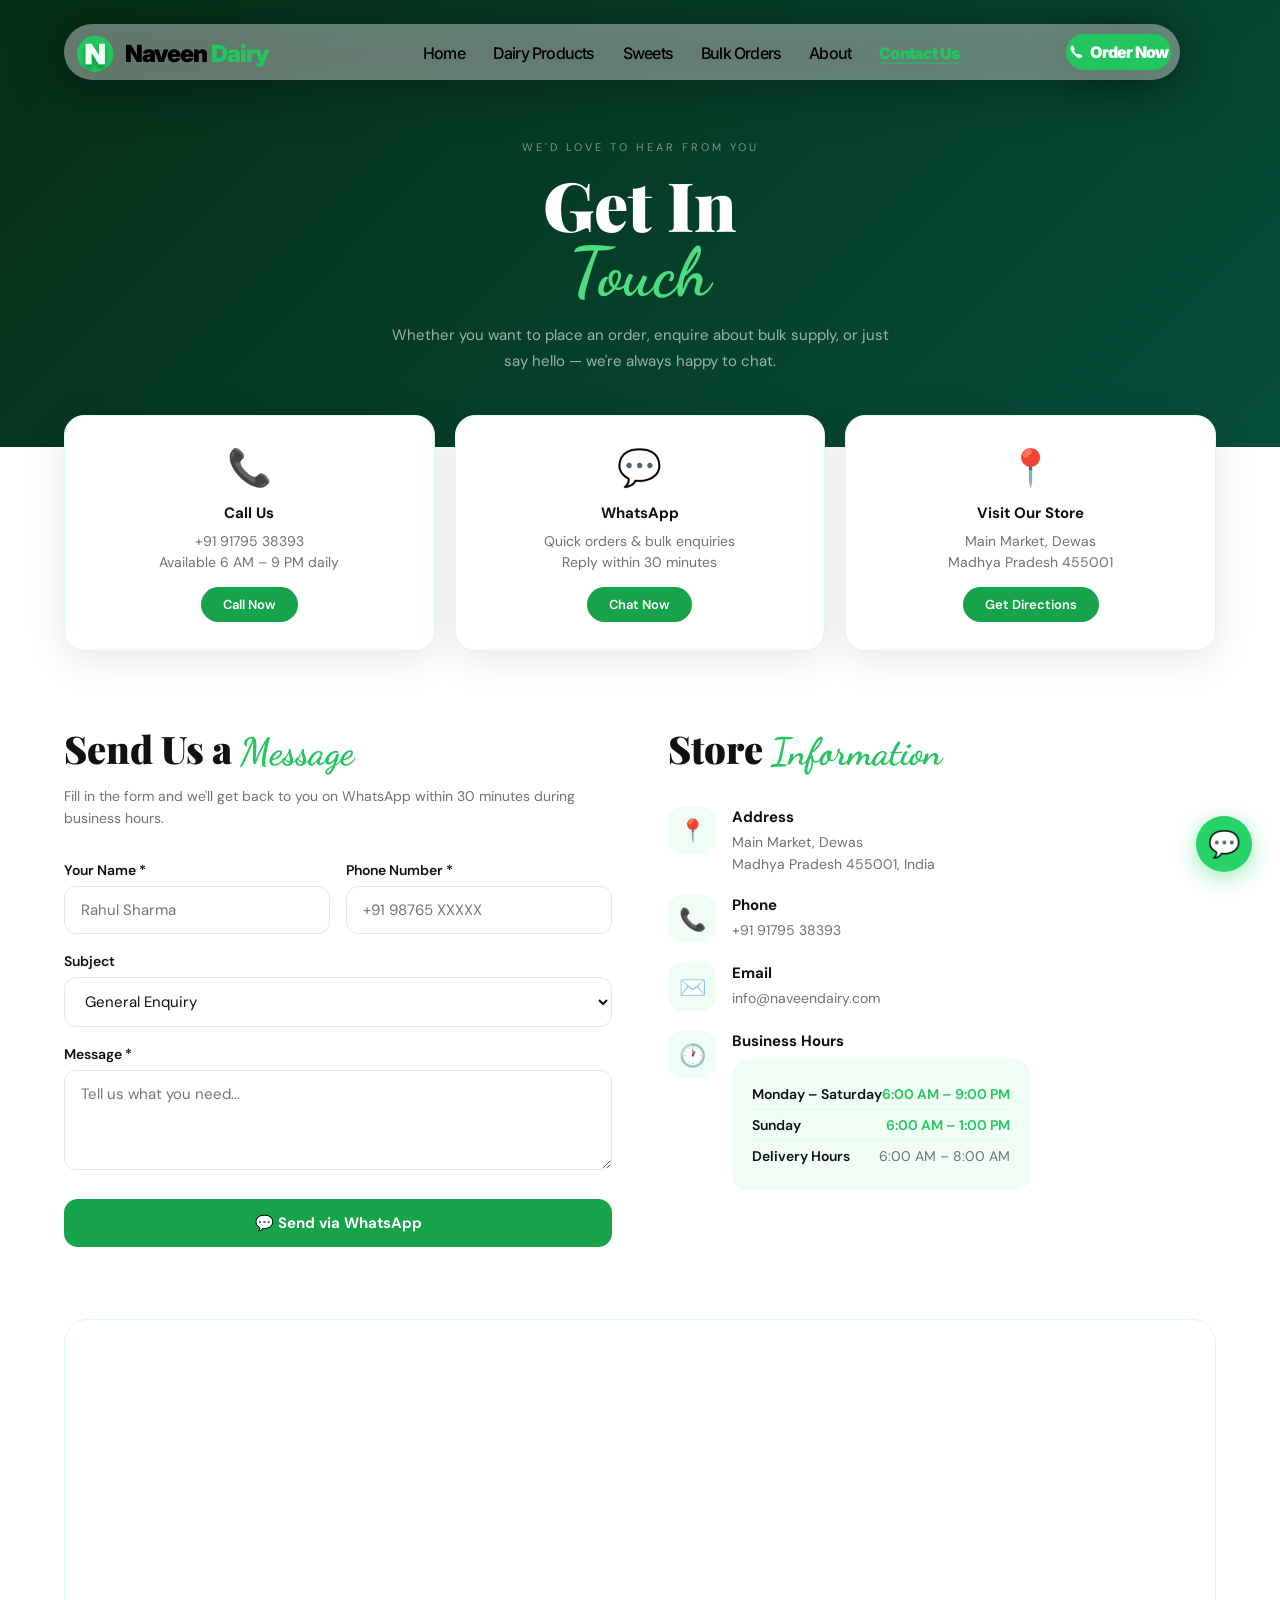
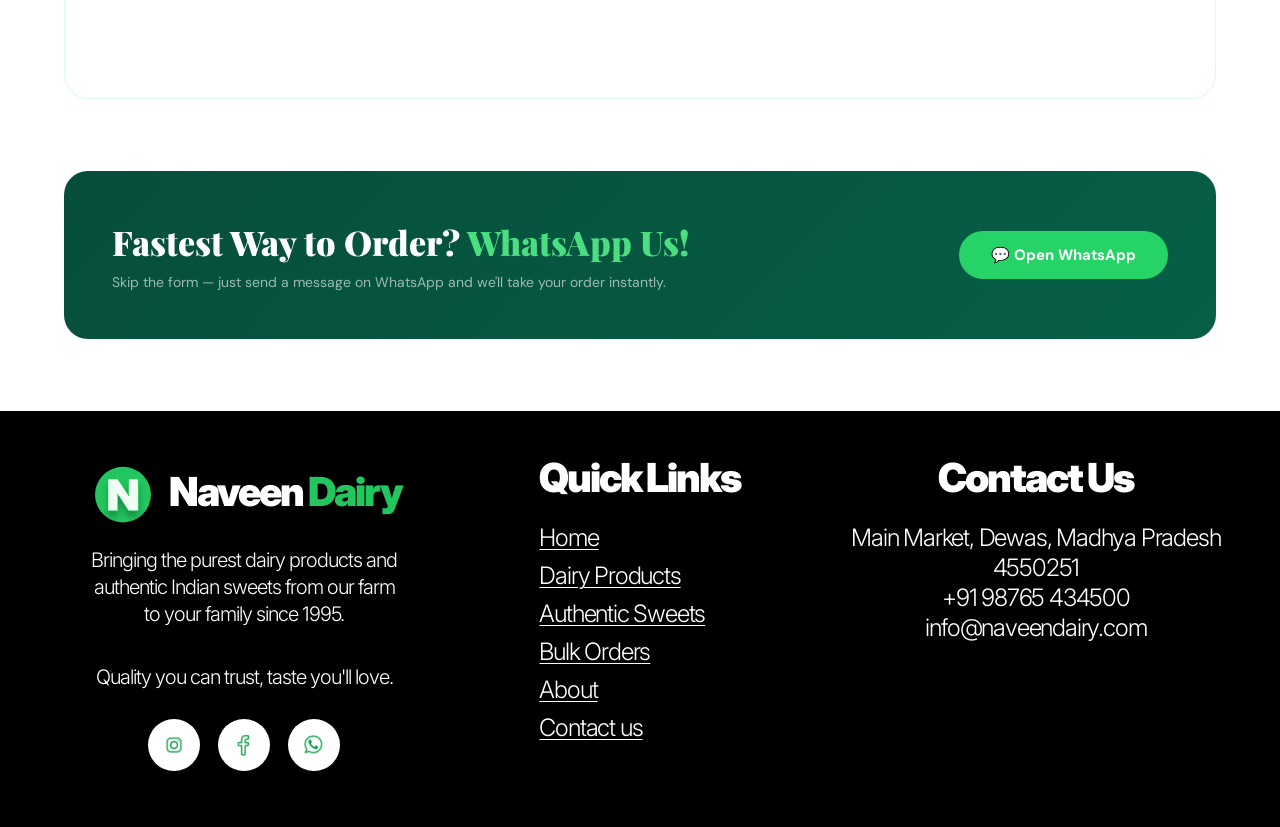
<file: contact.html>
<!DOCTYPE html>
<html lang="en">
<head>
  <meta charset="UTF-8"/><meta name="viewport" content="width=device-width, initial-scale=1.0"/>
  <title>Contact Us – Naveen Dairy</title>
  <link rel="stylesheet" href="css/styles.css"/>
  <link href="https://fonts.googleapis.com/css2?family=Playfair+Display:ital,wght@0,700;0,900;1,700&family=Dancing+Script:wght@700&family=DM+Sans:wght@400;500;600;700&display=swap" rel="stylesheet"/>
  <style>
    *,*::before,*::after{box-sizing:border-box;margin:0;padding:0}
    :root{--mint:#F0FDF4;--dark:#052E16;--forest:#14532D;--green:#15803D;--accent:#4ADE80;--brand:#22C55E;--btn:#16A34A;--light-border:#DCFCE7;--black:#09090B;--gray:#71717A}
    html{scroll-behavior:smooth}
    body{font-family:'DM Sans',sans-serif;background:#fff;color:#111;overflow-x:hidden}
    .contact-footer-logo{margin-bottom:0!important;margin-right:6px}
    .footer-brand-row .logo--footer{flex-shrink:0}

    .page-hero{background:linear-gradient(135deg,#052E16,#064E3B);padding:140px 5% 72px;text-align:center}
    .page-hero-eyebrow{font-size:11px;letter-spacing:3px;text-transform:uppercase;color:rgba(255,255,255,0.45);margin-bottom:16px}
    .page-hero h1{font-family:'Playfair Display',serif;font-size:clamp(38px,6vw,68px);font-weight:900;color:#fff;line-height:1}
    .page-hero h1 span{font-family:'Dancing Script',cursive;color:var(--accent);display:block}
    .page-hero p{color:rgba(255,255,255,0.6);font-size:15px;margin-top:16px;max-width:520px;margin-left:auto;margin-right:auto;line-height:1.75}

    /* QUICK CONTACT CARDS */
    .quick-contacts{padding:0 5%;display:grid;grid-template-columns:repeat(3,1fr);gap:20px;margin-top:-32px;position:relative;z-index:10}
    .contact-card{background:#fff;border-radius:20px;padding:28px 24px;box-shadow:0 8px 40px rgba(0,0,0,0.1);border:1px solid var(--light-border);text-align:center;transition:transform .2s}
    .contact-card:hover{transform:translateY(-4px)}
    .contact-card-icon{font-size:36px;margin-bottom:12px}
    .contact-card-title{font-weight:700;font-size:15px;color:#111;margin-bottom:8px}
    .contact-card-value{color:var(--gray);font-size:14px;line-height:1.5}
    .contact-card-link{display:inline-block;margin-top:14px;padding:9px 22px;border-radius:50px;background:var(--btn);color:#fff;font-size:13px;font-weight:600;text-decoration:none;transition:background .2s}
    .contact-card-link:hover{background:var(--forest)}

    /* MAIN CONTENT */
    .contact-section{padding:72px 5%;display:grid;grid-template-columns:1fr 1fr;gap:56px;align-items:start}

    /* FORM */
    .contact-form-wrap{}
    .form-header{margin-bottom:32px}
    .form-header h2{font-family:'Playfair Display',serif;font-size:clamp(26px,3.5vw,38px);font-weight:900;color:#111}
    .form-header h2 span{font-family:'Dancing Script',cursive;color:var(--brand)}
    .form-header p{color:var(--gray);font-size:14px;margin-top:10px;line-height:1.6}
    .form-group{margin-bottom:18px}
    .form-label{display:block;font-weight:600;font-size:14px;color:#111;margin-bottom:7px}
    .form-input,.form-select,.form-textarea{width:100%;padding:13px 16px;border:1.5px solid #e5e7eb;border-radius:12px;font-size:15px;font-family:'DM Sans',sans-serif;color:#111;background:#fff;transition:border .2s;outline:none}
    .form-input:focus,.form-select:focus,.form-textarea:focus{border-color:var(--brand)}
    .form-textarea{resize:vertical;min-height:100px}
    .form-row{display:grid;grid-template-columns:1fr 1fr;gap:16px}
    .form-submit{width:100%;padding:14px;border-radius:14px;background:var(--btn);color:#fff;border:none;font-size:15px;font-weight:700;cursor:pointer;font-family:'DM Sans',sans-serif;transition:background .2s;margin-top:6px}
    .form-submit:hover{background:var(--forest)}

    /* INFO */
    .contact-info-wrap{}
    .info-header{margin-bottom:32px}
    .info-header h2{font-family:'Playfair Display',serif;font-size:clamp(26px,3.5vw,38px);font-weight:900;color:#111}
    .info-header h2 span{font-family:'Dancing Script',cursive;color:var(--brand)}
    .info-items{display:flex;flex-direction:column;gap:20px;margin-bottom:32px}
    .info-item{display:flex;gap:16px;align-items:flex-start}
    .info-item-icon{width:48px;height:48px;background:var(--mint);border-radius:14px;display:grid;place-items:center;font-size:22px;flex-shrink:0}
    .info-item-content{}
    .info-item-title{font-weight:700;font-size:15px;color:#111;margin-bottom:4px}
    .info-item-value{color:var(--gray);font-size:14px;line-height:1.6}
    .hours-table{background:var(--mint);border-radius:16px;padding:20px;margin-top:8px}
    .hours-row{display:flex;justify-content:space-between;font-size:14px;padding:6px 0;border-bottom:1px solid var(--light-border)}
    .hours-row:last-child{border-bottom:none}
    .hours-day{font-weight:600;color:#111}
    .hours-time{color:var(--gray)}
    .hours-open{color:var(--brand);font-weight:600}

    /* MAP */
    .map-section{padding:0 5% 72px}
    .map-wrap{border-radius:24px;overflow:hidden;height:380px;border:1px solid var(--light-border)}
    .map-wrap iframe{width:100%;height:100%;border:none}

    /* WA BANNER */
    .wa-banner{background:linear-gradient(135deg,#064E3B,#065F46);margin:0 5% 72px;border-radius:24px;padding:48px;display:flex;align-items:center;justify-content:space-between;gap:24px}
    .wa-banner-text h3{font-family:'Playfair Display',serif;font-size:clamp(22px,3vw,34px);font-weight:900;color:#fff}
    .wa-banner-text h3 span{color:var(--accent)}
    .wa-banner-text p{color:rgba(255,255,255,0.6);font-size:14px;margin-top:8px}
    .btn-whatsapp-large{display:inline-block;padding:14px 32px;border-radius:50px;background:#25D366;color:#fff;font-size:15px;font-weight:700;text-decoration:none;white-space:nowrap;transition:background .2s}
    .btn-whatsapp-large:hover{background:#128C7E}

    footer{background:var(--black);color:#fff;padding:56px 5% 32px}
    .footer-grid{display:grid;grid-template-columns:2fr 1fr 1.5fr;gap:48px}
    .footer-brand-row{display:flex;align-items:center;gap:10px;margin-bottom:16px}
    .footer-brand-row .icon{width:36px;height:36px;background:var(--brand);border-radius:50%;display:grid;place-items:center;font-weight:900;color:#fff;font-family:'Playfair Display',serif}
    .footer-brand-row span{font-size:18px;font-weight:700}
    .footer-brand-row span b{color:var(--accent)}
    .footer-desc{color:rgba(255,255,255,0.48);font-size:13.5px;line-height:1.7;margin-bottom:18px}
    .footer-tagline{color:rgba(255,255,255,0.35);font-size:13px;font-style:italic;margin-bottom:20px}
    .footer-socials{display:flex;gap:12px}
    .social-btn{width:36px;height:36px;border-radius:50%;border:1px solid rgba(255,255,255,0.15);display:grid;place-items:center;color:rgba(255,255,255,0.55);text-decoration:none;font-size:15px;transition:all .2s}
    .social-btn:hover{background:var(--btn);border-color:var(--btn);color:#fff}
    .footer-col-title{font-weight:700;font-size:15px;margin-bottom:18px}
    .contact-quick-links{list-style:none;display:flex;flex-direction:column;gap:10px}
    .contact-quick-links a{color:rgba(255,255,255,0.52);text-decoration:none;font-size:14px;transition:color .2s}
    .contact-quick-links a:hover{color:var(--accent)}
    .footer-contact-item{color:rgba(255,255,255,0.52);font-size:13.5px;margin-bottom:8px;line-height:1.5}
    .footer-bottom{border-top:1px solid rgba(255,255,255,0.07);margin-top:48px;padding-top:20px;text-align:center;color:rgba(255,255,255,0.28);font-size:12.5px}
    .whatsapp-fab{position:fixed;bottom:28px;right:28px;z-index:999;width:56px;height:56px;border-radius:50%;background:#25D366;display:grid;place-items:center;box-shadow:0 6px 24px rgba(37,211,102,0.45);text-decoration:none;font-size:26px;transition:transform .2s}
    .whatsapp-fab:hover{transform:scale(1.1)}

    @media(max-width:768px){.quick-contacts{grid-template-columns:1fr}.contact-section{grid-template-columns:1fr}.wa-banner{flex-direction:column;margin:0 0 40px;border-radius:0}.footer-grid{grid-template-columns:1fr;gap:32px}.map-section{padding:0 0 56px}.map-wrap{border-radius:0}}
    @media(max-width:480px){.form-row{grid-template-columns:1fr}}
  </style>
</head>
<body>
    <nav class="navbar">
        <div class="navbar-bg"></div>
        <div class="logo">
        <img src="assets/icons/Logo.svg" alt="Naveen Dairy Logo" class="logo-image">
        </div>
        <div class="brand-name">
            Naveen <span class="dairy">Dairy</span>
        </div>
        <div class="nav-menu" id="nav-menu">
        <ul class="nav-links">
            <li><a href="index.html">Home</a></li>
            <li><a href="dairy-products.html">Dairy Products</a></li>
            <li><a href="sweets.html">Sweets</a></li>
            <li><a href="bulk-orders.html">Bulk Orders</a></li>
            <li><a href="about.html">About</a></li>
            <li><a href="contact.html">Contact Us</a></li>
            <li class="nav-menu-cta">
                <a href="#" class="order-btn order-btn--menu" onclick="orderOnWhatsApp('General Inquiry', ''); return false;">
                    <img src="assets/icons/phoneIcon.png" alt="" class="phone-icon">
                    Order Now
                </a>
            </li>
        </ul>
        </div>
        <a href="#" class="order-btn" onclick="orderOnWhatsApp('General Inquiry', ''); return false;">
            <img src="assets/icons/phoneIcon.png" alt="" class="phone-icon">
            Order Now
        </a>
        <button type="button" class="navbar-toggle" aria-expanded="false" aria-controls="nav-menu" aria-label="Open menu">
            <span class="navbar-toggle-bar" aria-hidden="true"></span>
            <span class="navbar-toggle-bar" aria-hidden="true"></span>
            <span class="navbar-toggle-bar" aria-hidden="true"></span>
        </button>
    </nav>

<section class="page-hero">
  <div class="page-hero-eyebrow">We'd love to hear from you</div>
  <h1>Get In <span>Touch</span></h1>
  <p>Whether you want to place an order, enquire about bulk supply, or just say hello — we're always happy to chat.</p>
</section>

<div class="quick-contacts">
  <div class="contact-card">
    <div class="contact-card-icon">📞</div>
    <div class="contact-card-title">Call Us</div>
    <div class="contact-card-value">+91 91795 38393<br/>Available 6 AM – 9 PM daily</div>
    <a href="tel:+919179538393" class="contact-card-link">Call Now</a>
  </div>
  <div class="contact-card">
    <div class="contact-card-icon">💬</div>
    <div class="contact-card-title">WhatsApp</div>
    <div class="contact-card-value">Quick orders & bulk enquiries<br/>Reply within 30 minutes</div>
    <a href="https://wa.me/919179538393?text=Hello Naveen Dairy!" class="contact-card-link" target="_blank">Chat Now</a>
  </div>
  <div class="contact-card">
    <div class="contact-card-icon">📍</div>
    <div class="contact-card-title">Visit Our Store</div>
    <div class="contact-card-value">Main Market, Dewas<br/>Madhya Pradesh 455001</div>
    <a href="https://maps.google.com/?q=Dewas+Madhya+Pradesh" class="contact-card-link" target="_blank">Get Directions</a>
  </div>
</div>

<section class="contact-section">
  <div class="contact-form-wrap">
    <div class="form-header">
      <h2>Send Us a <span>Message</span></h2>
      <p>Fill in the form and we'll get back to you on WhatsApp within 30 minutes during business hours.</p>
    </div>
    <form onsubmit="sendMessage(event)">
      <div class="form-row">
        <div class="form-group">
          <label class="form-label">Your Name *</label>
          <input type="text" class="form-input" id="fname" placeholder="Rahul Sharma" required/>
        </div>
        <div class="form-group">
          <label class="form-label">Phone Number *</label>
          <input type="tel" class="form-input" id="fphone" placeholder="+91 98765 XXXXX" required/>
        </div>
      </div>
      <div class="form-group">
        <label class="form-label">Subject</label>
        <select class="form-select" id="fsubject">
          <option>General Enquiry</option>
          <option>Place an Order</option>
          <option>Bulk Order Enquiry</option>
          <option>Feedback / Complaint</option>
          <option>Other</option>
        </select>
      </div>
      <div class="form-group">
        <label class="form-label">Message *</label>
        <textarea class="form-textarea" id="fmessage" placeholder="Tell us what you need..." required></textarea>
      </div>
      <button type="submit" class="form-submit">💬 Send via WhatsApp</button>
    </form>
  </div>
  <div class="contact-info-wrap">
    <div class="info-header">
      <h2>Store <span>Information</span></h2>
    </div>
    <div class="info-items">
      <div class="info-item">
        <div class="info-item-icon">📍</div>
        <div class="info-item-content">
          <div class="info-item-title">Address</div>
          <div class="info-item-value">Main Market, Dewas<br/>Madhya Pradesh 455001, India</div>
        </div>
      </div>
      <div class="info-item">
        <div class="info-item-icon">📞</div>
        <div class="info-item-content">
          <div class="info-item-title">Phone</div>
          <div class="info-item-value">+91 91795 38393</div>
        </div>
      </div>
      <div class="info-item">
        <div class="info-item-icon">✉️</div>
        <div class="info-item-content">
          <div class="info-item-title">Email</div>
          <div class="info-item-value">info@naveendairy.com</div>
        </div>
      </div>
      <div class="info-item">
        <div class="info-item-icon">🕐</div>
        <div class="info-item-content">
          <div class="info-item-title">Business Hours</div>
          <div class="hours-table">
            <div class="hours-row"><span class="hours-day">Monday – Saturday</span><span class="hours-open">6:00 AM – 9:00 PM</span></div>
            <div class="hours-row"><span class="hours-day">Sunday</span><span class="hours-open">6:00 AM – 1:00 PM</span></div>
            <div class="hours-row"><span class="hours-day">Delivery Hours</span><span class="hours-time">6:00 AM – 8:00 AM</span></div>
          </div>
        </div>
      </div>
    </div>
  </div>
</section>

<div class="map-section">
  <div class="map-wrap">
    <iframe src="https://www.google.com/maps/embed?pb=!1m18!1m12!1m3!1d58874.43530143578!2d76.01999!3d22.96442!2m3!1f0!2f0!3f0!3m2!1i1024!2i768!4f13.1!3m3!1m2!1s0x3963174e21af5d8f%3A0x95a3a95fa5acfb8!2sDewas%2C%20Madhya%20Pradesh!5e0!3m2!1sen!2sin!4v1700000000000" allowfullscreen="" loading="lazy"></iframe>
  </div>
</div>

<div class="wa-banner">
  <div class="wa-banner-text">
    <h3>Fastest Way to Order? <span>WhatsApp Us!</span></h3>
    <p>Skip the form — just send a message on WhatsApp and we'll take your order instantly.</p>
  </div>
  <a href="https://wa.me/919179538393?text=Hello! I want to place an order from Naveen Dairy." class="btn-whatsapp-large" target="_blank">💬 Open WhatsApp</a>
</div>

    <!-- Footer -->
    <footer class="footer">
      <div class="footer-content">
        <div class="footer-brand">
          <div class="footer-brand-head">
            <div class="logo footer-logo">
              <img
                src="assets/icons/Logo.svg"
                alt="Naveen Dairy Logo"
                class="logo-image"
              />
            </div>
            <h2 class="footer-brand-title">Naveen <span class="dairy">Dairy</span></h2>
          </div>
          <p class="footer-brand-copy">
            Bringing the purest dairy products and authentic Indian sweets from
            our farm to your family since 1995.
          </p>
          <p class="footer-brand-copy">Quality you can trust, taste you'll love.</p>

          <div class="social-icons">
            <a href="#" class="social-icon">
              <img src="assets/icons/instagramIcon.png" alt="Instagram" />
            </a>
            <a href="#" class="social-icon">
              <img src="assets/icons/facebookIcon.png" alt="Facebook" />
            </a>
            <a href="#" class="social-icon">
              <img src="assets/icons/whatsappIcon.png" alt="WhatsApp" />
            </a>
          </div>
        </div>

        <div class="footer-links">
          <h3>Quick Links</h3>
          <ul>
            <li><a href="index.html">Home</a></li>
            <li><a href="dairy-products.html">Dairy Products</a></li>
            <li><a href="sweets.html">Authentic Sweets</a></li>
            <li><a href="bulk-orders.html">Bulk Orders</a></li>
            <li><a href="about.html">About</a></li>
            <li><a href="contact.html">Contact us</a></li>
          </ul>
        </div>

        <div class="footer-contact">
          <h3>Contact Us</h3>
          <p>Main Market, Dewas, Madhya Pradesh</p>
          <p>4550251</p>
          <p>+91 98765 434500</p>
          <p>info@naveendairy.com</p>
        </div>
      </div>
    </footer>
<a href="https://wa.me/919179538393?text=Hello! I want to place an order." class="whatsapp-fab" target="_blank">💬</a>
<script src="js/script.js"></script>
<script>
  function sendMessage(e){
    e.preventDefault();
    const name = document.getElementById('fname').value;
    const phone = document.getElementById('fphone').value;
    const subject = document.getElementById('fsubject').value;
    const msg = document.getElementById('fmessage').value;
    const text = encodeURIComponent(`Hi Naveen Dairy!\n\nName: ${name}\nPhone: ${phone}\nSubject: ${subject}\nMessage: ${msg}`);
    window.open(`https://wa.me/919179538393?text=${text}`, '_blank');
  }
</script>
</body>
</html>
</file>
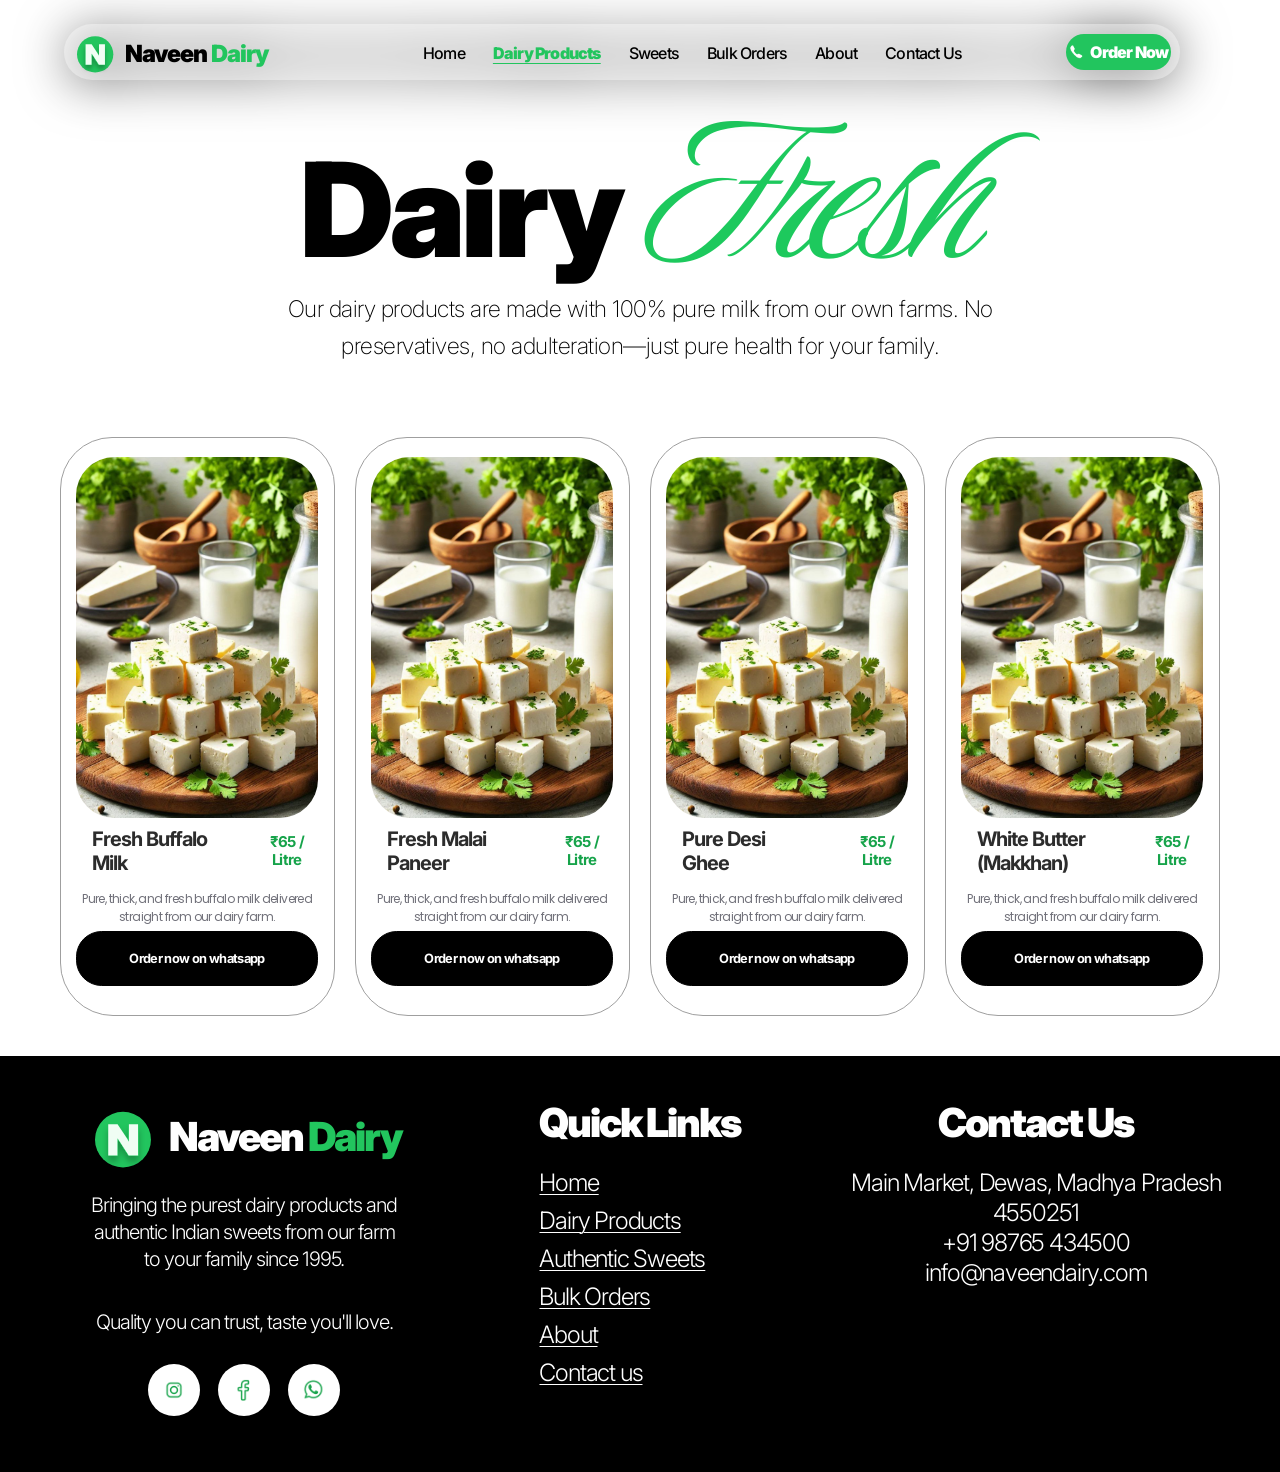
<file: dairy-products.html>
<!DOCTYPE html>
<html lang="en">
<head>
    <meta charset="UTF-8">
    <meta name="viewport" content="width=device-width, initial-scale=1.0">
    <title>Dairy Products - Naveen Dairy</title>
    <link rel="stylesheet" href="css/styles.css">
</head>
<body>
    <!-- Navbar -->
     <nav class="navbar">
        <div class="navbar-bg"></div>
        <div class="logo">
        <img src="assets/icons/Logo.svg" alt="Naveen Dairy Logo" class="logo-image">
        </div>
        <div class="brand-name">
            Naveen <span class="dairy">Dairy</span>
        </div>
        <div class="nav-menu" id="nav-menu">
        <ul class="nav-links">
            <li><a href="index.html">Home</a></li>
            <li><a href="dairy-products.html">Dairy Products</a></li>
            <li><a href="sweets.html">Sweets</a></li>
            <li><a href="bulk-orders.html">Bulk Orders</a></li>
            <li><a href="about.html">About</a></li>
            <li><a href="contact.html">Contact Us</a></li>
            <li class="nav-menu-cta">
                <a href="#" class="order-btn order-btn--menu" onclick="orderOnWhatsApp('General Inquiry', '')">
                    <img src="assets/icons/phoneIcon.png" alt="Phone" class="phone-icon">
                    Order Now
                </a>
            </li>
        </ul>
        </div>
        <a href="#" class="order-btn" onclick="orderOnWhatsApp('General Inquiry', '')">
            <img src="assets/icons/phoneIcon.png" alt="Phone" class="phone-icon">
            Order Now
        </a>
        <button type="button" class="navbar-toggle" aria-expanded="false" aria-controls="nav-menu" aria-label="Open menu">
            <span class="navbar-toggle-bar" aria-hidden="true"></span>
            <span class="navbar-toggle-bar" aria-hidden="true"></span>
            <span class="navbar-toggle-bar" aria-hidden="true"></span>
        </button>
    </nav>

    <!-- Page Header -->
    <div class="page-header">
        <h1 class="page-title">
            Dairy
            <span class="page-title-accent">Fresh</span>
        </h1>
        <p class="page-description">
            Our dairy products are made with 100% pure milk from our own farms. No preservatives, no adulteration—just pure health for your family.
        </p>
    </div>

    <!-- Products Grid -->
    <div class="products-grid">
        <!-- Product 1: Buffalo Milk -->
        <div class="product-card">
            <div class="product-image-wrap">
            <img src="assets/imgs/cards/dairyCards.png" alt="Fresh Buffalo Milk" class="product-image">
            </div>
            <h3 class="product-title">Fresh Buffalo<br>Milk</h3>
            <p class="product-price">₹65 / Litre</p>
            <p class="product-description">
                Pure, thick, and fresh buffalo milk delivered straight from our dairy farm.
            </p>
            <button class="product-button" onclick="orderOnWhatsApp('Fresh Buffalo Milk', '₹65/Litre')">
                Order now on whatsapp
            </button>
        </div>

        <!-- Product 2: Fresh Malai Paneer -->
        <div class="product-card">
            <div class="product-image-wrap">
            <img src="assets/imgs/cards/dairyCards.png" alt="Fresh Malai Paneer" class="product-image">
            </div>
            <h3 class="product-title">Fresh Malai<br>Paneer</h3>
            <p class="product-price">₹65 / Litre</p>
            <p class="product-description">
                Pure, thick, and fresh buffalo milk delivered straight from our dairy farm.
            </p>
            <button class="product-button" onclick="orderOnWhatsApp('Fresh Malai Paneer', '₹65/kg')">
                Order now on whatsapp
            </button>
        </div>

        <!-- Product 3: Pure Desi Ghee -->
        <div class="product-card">
            <div class="product-image-wrap">
            <img src="assets/imgs/cards/dairyCards.png" alt="Pure Desi Ghee" class="product-image">
            </div>
            <h3 class="product-title">Pure Desi<br>Ghee</h3>
            <p class="product-price">₹65 / Litre</p>
            <p class="product-description">
                Pure, thick, and fresh buffalo milk delivered straight from our dairy farm.
            </p>
            <button class="product-button" onclick="orderOnWhatsApp('Pure Desi Ghee', '₹650/kg')">
                Order now on whatsapp
            </button>
        </div>

        <!-- Product 4: White Butter -->
        <div class="product-card">
            <div class="product-image-wrap">
            <img src="assets/imgs/cards/dairyCards.png" alt="White Butter" class="product-image">
            </div>
            <h3 class="product-title">White Butter<br>(Makkhan)</h3>
            <p class="product-price">₹65 / Litre</p>
            <p class="product-description">
                Pure, thick, and fresh buffalo milk delivered straight from our dairy farm.
            </p>
            <button class="product-button" onclick="orderOnWhatsApp('White Butter (Makkhan)', '₹450/kg')">
                Order now on whatsapp
            </button>
        </div>
    </div>

     <!-- Footer -->
     <footer class="footer">
        <div class="footer-content">
          <div class="footer-brand">
            <div class="footer-brand-head">
              <div class="logo footer-logo">
                <img
                  src="assets/icons/Logo.svg"
                  alt="Naveen Dairy Logo"
                  class="logo-image"
                />
              </div>
              <h2 class="footer-brand-title">Naveen <span class="dairy">Dairy</span></h2>
            </div>
            <p class="footer-brand-copy">
              Bringing the purest dairy products and authentic Indian sweets from
              our farm to your family since 1995.
            </p>
            <p class="footer-brand-copy">Quality you can trust, taste you'll love.</p>
  
            <div class="social-icons">
              <a href="#" class="social-icon">
                <img src="assets/icons/instagramIcon.png" alt="Instagram" />
              </a>
              <a href="#" class="social-icon">
                <img src="assets/icons/facebookIcon.png" alt="Facebook" />
              </a>
              <a href="#" class="social-icon">
                <img src="assets/icons/whatsappIcon.png" alt="WhatsApp" />
              </a>
            </div>
          </div>
  
          <div class="footer-links">
            <h3>Quick Links</h3>
            <ul>
              <li><a href="index.html">Home</a></li>
              <li><a href="dairy-products.html">Dairy Products</a></li>
              <li><a href="sweets.html">Authentic Sweets</a></li>
              <li><a href="bulk-orders.html">Bulk Orders</a></li>
              <li><a href="about.html">About</a></li>
              <li><a href="contact.html">Contact us</a></li>
            </ul>
          </div>
  
          <div class="footer-contact">
            <h3>Contact Us</h3>
            <p>Main Market, Dewas, Madhya Pradesh</p>
            <p>4550251</p>
            <p>+91 98765 434500</p>
            <p>info@naveendairy.com</p>
          </div>
        </div>
      </footer>

    <script src="js/script.js"></script>
</body>
</html>
</file>
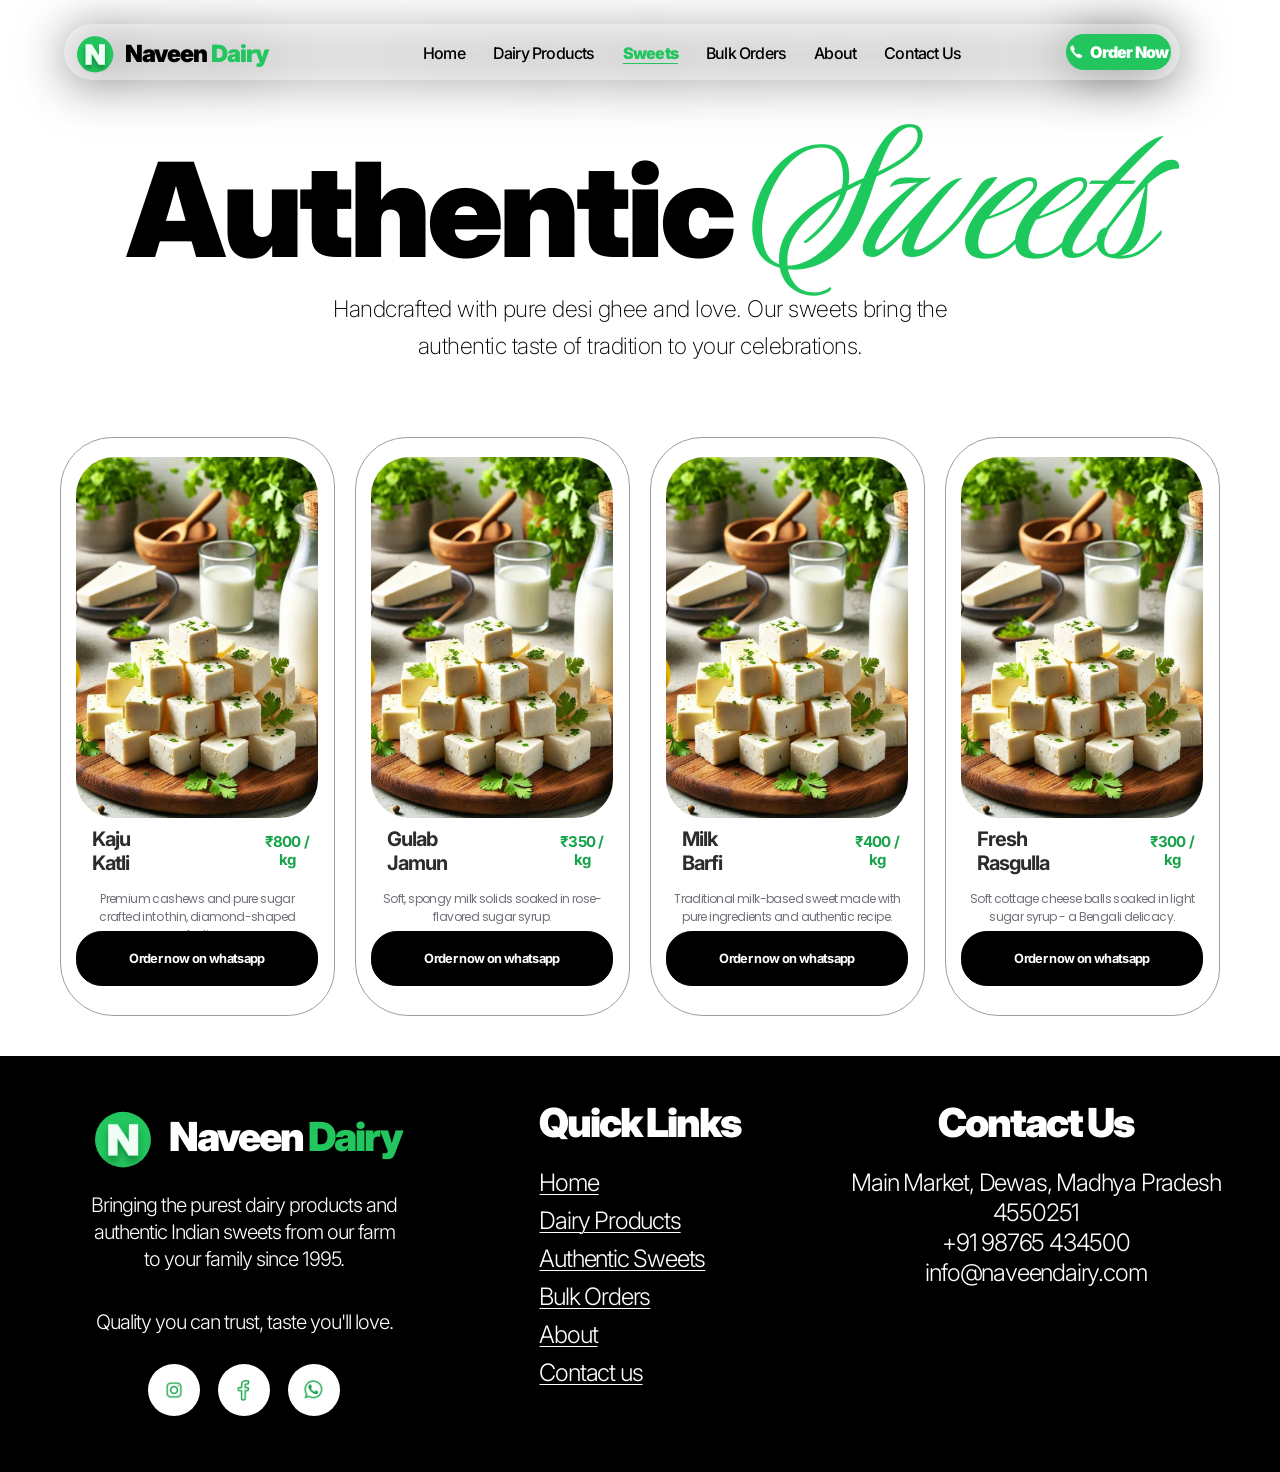
<file: sweets.html>
<!DOCTYPE html>
<html lang="en">
<head>
    <meta charset="UTF-8">
    <meta name="viewport" content="width=device-width, initial-scale=1.0">
    <title>Authentic Sweets - Naveen Dairy</title>
    <link rel="stylesheet" href="css/styles.css">
</head>
<body>
    <!-- Navbar -->
    <nav class="navbar">
        <div class="navbar-bg"></div>
        <div class="logo">
        <img src="assets/icons/Logo.svg" alt="Naveen Dairy Logo" class="logo-image">
        </div>
        <div class="brand-name">
            Naveen <span class="dairy">Dairy</span>
        </div>
        <div class="nav-menu" id="nav-menu">
        <ul class="nav-links">
            <li><a href="index.html">Home</a></li>
            <li><a href="dairy-products.html">Dairy Products</a></li>
            <li><a href="sweets.html">Sweets</a></li>
            <li><a href="bulk-orders.html">Bulk Orders</a></li>
            <li><a href="about.html">About</a></li>
            <li><a href="contact.html">Contact Us</a></li>
            <li class="nav-menu-cta">
                <a href="#" class="order-btn order-btn--menu" onclick="orderOnWhatsApp('General Inquiry', '')">
                    <img src="assets/icons/phoneIcon.png" alt="Phone" class="phone-icon">
                    Order Now
                </a>
            </li>
        </ul>
        </div>
        <a href="#" class="order-btn" onclick="orderOnWhatsApp('General Inquiry', '')">
            <img src="assets/icons/phoneIcon.png" alt="Phone" class="phone-icon">
            Order Now
        </a>
        <button type="button" class="navbar-toggle" aria-expanded="false" aria-controls="nav-menu" aria-label="Open menu">
            <span class="navbar-toggle-bar" aria-hidden="true"></span>
            <span class="navbar-toggle-bar" aria-hidden="true"></span>
            <span class="navbar-toggle-bar" aria-hidden="true"></span>
        </button>
    </nav>

    <!-- Page Header -->
    <div class="page-header">
        <h1 class="page-title">
            Authentic
            <span class="page-title-accent">Sweets</span>
        </h1>
        <p class="page-description">
            Handcrafted with pure desi ghee and love. Our sweets bring the authentic taste of tradition to your celebrations.
        </p>
    </div>

    <!-- Products Grid -->
    <div class="products-grid">
        <!-- Product 1: Kaju Katli -->
        <div class="product-card">
            <div class="product-image-wrap">
            <img src="assets/imgs/cards/dairyCards.png" alt="Kaju Katli" class="product-image">
            </div>
            <h3 class="product-title">Kaju<br>Katli</h3>
            <p class="product-price">₹800 / kg</p>
            <p class="product-description">
                Premium cashews and pure sugar crafted into thin, diamond-shaped perfection.
            </p>
            <button class="product-button" onclick="orderOnWhatsApp('Kaju Katli', '₹800/kg')">
                Order now on whatsapp
            </button>
        </div>

        <!-- Product 2: Gulab Jamun -->
        <div class="product-card">
            <div class="product-image-wrap">
            <img src="assets/imgs/cards/dairyCards.png" alt="Gulab Jamun" class="product-image">
            </div>
            <h3 class="product-title">Gulab<br>Jamun</h3>
            <p class="product-price">₹350 / kg</p>
            <p class="product-description">
                Soft, spongy milk solids soaked in rose-flavored sugar syrup.
            </p>
            <button class="product-button" onclick="orderOnWhatsApp('Gulab Jamun', '₹350/kg')">
                Order now on whatsapp
            </button>
        </div>

        <!-- Product 3: Barfi -->
        <div class="product-card">
            <div class="product-image-wrap">
            <img src="assets/imgs/cards/dairyCards.png" alt="Barfi" class="product-image">
            </div>
            <h3 class="product-title">Milk<br>Barfi</h3>
            <p class="product-price">₹400 / kg</p>
            <p class="product-description">
                Traditional milk-based sweet made with pure ingredients and authentic recipe.
            </p>
            <button class="product-button" onclick="orderOnWhatsApp('Milk Barfi', '₹400/kg')">
                Order now on whatsapp
            </button>
        </div>

        <!-- Product 4: Rasgulla -->
        <div class="product-card">
            <div class="product-image-wrap">
            <img src="assets/imgs/cards/dairyCards.png" alt="Rasgulla" class="product-image">
            </div>
            <h3 class="product-title">Fresh<br>Rasgulla</h3>
            <p class="product-price">₹300 / kg</p>
            <p class="product-description">
                Soft cottage cheese balls soaked in light sugar syrup - a Bengali delicacy.
            </p>
            <button class="product-button" onclick="orderOnWhatsApp('Fresh Rasgulla', '₹300/kg')">
                Order now on whatsapp
            </button>
        </div>
    </div>

    <!-- Footer -->
    <footer class="footer">
        <div class="footer-content">
          <div class="footer-brand">
            <div class="footer-brand-head">
              <div class="logo footer-logo">
                <img
                  src="assets/icons/Logo.svg"
                  alt="Naveen Dairy Logo"
                  class="logo-image"
                />
              </div>
              <h2 class="footer-brand-title">Naveen <span class="dairy">Dairy</span></h2>
            </div>
            <p class="footer-brand-copy">
              Bringing the purest dairy products and authentic Indian sweets from
              our farm to your family since 1995.
            </p>
            <p class="footer-brand-copy">Quality you can trust, taste you'll love.</p>
  
            <div class="social-icons">
              <a href="#" class="social-icon">
                <img src="assets/icons/instagramIcon.png" alt="Instagram" />
              </a>
              <a href="#" class="social-icon">
                <img src="assets/icons/facebookIcon.png" alt="Facebook" />
              </a>
              <a href="#" class="social-icon">
                <img src="assets/icons/whatsappIcon.png" alt="WhatsApp" />
              </a>
            </div>
          </div>
  
          <div class="footer-links">
            <h3>Quick Links</h3>
            <ul>
              <li><a href="index.html">Home</a></li>
              <li><a href="dairy-products.html">Dairy Products</a></li>
              <li><a href="sweets.html">Authentic Sweets</a></li>
              <li><a href="bulk-orders.html">Bulk Orders</a></li>
              <li><a href="about.html">About</a></li>
              <li><a href="contact.html">Contact us</a></li>
            </ul>
          </div>
  
          <div class="footer-contact">
            <h3>Contact Us</h3>
            <p>Main Market, Dewas, Madhya Pradesh</p>
            <p>4550251</p>
            <p>+91 98765 434500</p>
            <p>info@naveendairy.com</p>
          </div>
        </div>
      </footer>

    <script src="js/script.js"></script>
</body>
</html>
</file>
<file: css/landing.css>
.hero {
    position: relative;
    height: 100vh;
    height: 100dvh;
    min-height: 700px;
    overflow: hidden;
    isolation: isolate;
    --hero-shell-width: min(1240px, calc(100vw - 48px));
    --hero-shell-left: calc((100vw - var(--hero-shell-width)) / 2);
    --hero-shell-right: var(--hero-shell-left);
    --tagline-left: clamp(96px, 9vw, 210px);
    --tagline-width: clamp(170px, 16vw, 230.35px);
    --tagline-gap: -12px;
    --tagline-line-width: clamp(48px, 5.5vw, 100px);
}

.slider {
    position: absolute;
    inset: 0;
    opacity: 0;
    visibility: hidden;
    transition: opacity 0.45s ease;
}

.slider.active {
    opacity: 1;
    visibility: visible;
}

.slider-1 {
    background: linear-gradient(180deg, #064e3b 0%, #268e72 64.9%, #08674e 79.66%);
    --script-left: calc(var(--hero-shell-left) + clamp(270px, 15vw, 400px));
    --script-top: clamp(480px, 42vh, 470px);
    --script-size: clamp(130px, 22vw, 350px);
    --headline-color: #C4FFF0;
    --description-color: #141010;
}

.slider-2 {
    background: linear-gradient(181.33deg, #2db964 -38.05%, #50fe95 34.05%, #14532d 88.47%);
    --script-left: calc(var(--hero-shell-left) + clamp(150px, 12vw, 360px));
    --script-top: clamp(480px, 42vh, 470px);
    --script-size: clamp(130px, 22vw, 350px);
    --headline-color: #b7ffd4;
    --description-color: #141010;
}

.slider-3 {
    background: linear-gradient(185.21deg, #8acb29 32.15%, #a5c877 61.43%, #406212 85.6%);
    --script-left: calc(var(--hero-shell-left) + clamp(250px, 12vw, 360px));
    --script-top: clamp(480px, 42vh, 470px);
    --script-size: clamp(130px, 22vw, 350px);
    --headline-color: #d8ffa6;
    --description-color: #dfdfdf;
    letter-spacing:-8px;
}

.slider-tagline {
    position: absolute;
    left: calc(var(--hero-shell-left) + var(--tagline-left));
    width: var(--tagline-width);
    text-align: center;
    top: clamp(120px, 16vh, 170px);
    font-family: "Lalezar", cursive;
    font-size: clamp(14px, 1.05vw, 17px);
    color: #0e0e0e;
    text-transform: uppercase;
    letter-spacing: 0.03em;
    z-index: 4;
}

.slider-line {
    position: absolute;
    top: clamp(132px, 17.3vh, 184px);
    height: 2px;
    background: #0b0b0b;
    z-index: 4;
}

.slider-line-left {
    left: calc(var(--hero-shell-left) + var(--tagline-left) - var(--tagline-gap) - var(--tagline-line-width));
    width: var(--tagline-line-width);
}

.slider-line-right {
    left: calc(var(--hero-shell-left) + var(--tagline-left) + var(--tagline-width) + var(--tagline-gap));
    width: var(--tagline-line-width);
}

.slider-headline {
    position: absolute;
    left: calc(var(--hero-shell-left) + clamp(10px, 3.5vw, 60px));
    top: clamp(164px, 22.5vh, 220px);
    font-family: "Archivo Black", sans-serif;
    font-size: clamp(82px, 9.5vw, 168px);
    line-height: .95;
    letter-spacing: -0.06em;
    color: var(--headline-color, #c9ffee);
    text-shadow: 18px 4px 8px rgba(0, 0, 0, 0.25);
    z-index: 4;
}

.slider-description {
    position: absolute;
    left: calc(var(--hero-shell-left) + clamp(16px, 3vw, 90px));
    right: calc(var(--hero-shell-right) + clamp(320px, 28vw, 500px));
    bottom: clamp(120px, 18vh, 160px);
    font-family: "Inter", sans-serif;
    font-size: clamp(14px, 1.32vw, 20px);
    font-weight: 100;
    line-height: 1.35;
    letter-spacing: -0.02em;
    color: var(--description-color, #131313);
    z-index: 4;
}

.slider-script {
    position: absolute;
    left: var(--script-left);
    top: var(--script-top);
    transform: translateY(-50%);
    font-family: "Luxurious Script", cursive;
    font-size: var(--script-size);
    line-height: 0.9;
    color: #fff;
    text-shadow: 14px 4px 4px rgba(0, 0, 0, 0.25);
    pointer-events: none;
    z-index: 5;
}

.slider-product-image {
    position: absolute;
    right: calc(var(--hero-shell-right) + clamp(8px, 3vw, 150px));
    top: 55%;
    transform: translateY(-50%);
    width: clamp(300px, 38vw, 450px);
    height: clamp(300px, 75vh, 851px);
    object-fit: cover;
    border-radius: clamp(22px, 8vw, 72px);
    z-index: 3;
}

.slider .cta-buttons {
    position: absolute;
    left: calc(var(--hero-shell-left) + clamp(16px, 3vw, 90px)) !important;
    top: auto !important;
    bottom: clamp(38px, 7.2vh, 72px);
    display: flex;
    gap: 10px;
    z-index: 6;
}

.slider .btn {
    padding: 20px 26px;
    border-radius: 999px;
    font-size: clamp(16px, 1.5vw, 17px);
    letter-spacing: -0.02em;
    font-weight: 700;
    text-decoration: none;
    transition: all 0.3s;
    border: none;
    cursor: pointer;

}
.btn:hover {
    transform: translateY(-3px);
    box-shadow: 0 10px 20px rgba(0, 0, 0, 0.2);
}

.slider .btn-primary {
    background: #fff;
    color: #101010;
}

.slider .btn-secondary {
    background: rgba(255, 255, 255, 0.35);
    color: #fff;
}

.slider-indicators {
    position: absolute;
    left: 50%;
    bottom: clamp(20px, 4vh, 56px);
    transform: translateX(-50%);
    display: flex;
    gap: 12px;
    z-index: 10;
}

.indicator {
    width: 12px;
    height: 12px;
    border-radius: 50%;
    background: rgba(255, 255, 255, 0.55);
    cursor: pointer;
    transition: transform 0.2s ease, background 0.2s ease;
}

.indicator.active {
    background: #fff;
    transform: scale(1.1);
}

@media (max-width: 900px) {
    .hero {
        min-height: 100dvh;
        --hero-shell-width: calc(100vw - 28px);
        --hero-shell-left: 14px;
        --hero-shell-right: 14px;
        /* --tagline-left: 58px;
        --tagline-width: 180px;
        --tagline-gap: -15px;
        --tagline-line-width: 48px; */
    }

    body.index-page .navbar {
        width: calc(100vw - 16px);
    }

    .slider-headline {
        top: 28%;
        left: calc(var(--hero-shell-left) + 6px);
        font-size: clamp(46px, 12vw, 82px);
    }

    .slider-tagline {
        top: 16%;
        font-size: 12px;
    }

    .slider-line {
        top: 17.3%;
    }

    .slider-line-left {
        left: calc(var(--hero-shell-left) + var(--tagline-left) - var(--tagline-gap) - var(--tagline-line-width));
    }

    .slider-line-right {
        left: calc(var(--hero-shell-left) + var(--tagline-left) + var(--tagline-width) + var(--tagline-gap));
    }

    .slider-script {
        top: clamp(250px, 43%, 320px);
        left: calc(var(--hero-shell-left) + 38px);
        font-size: clamp(82px, 20vw, 140px);
    }

    .slider-product-image {
        right: calc(var(--hero-shell-right) + 2px);
        width: min(38vw, 220px);
        height: min(44vh, 320px);
        border-radius: 40px;
    }

    .slider-description {
        left: calc(var(--hero-shell-left) + 6px);
        right: calc(var(--hero-shell-right) + 2px);
        bottom: 145px;
        font-size: 13px;
    }

    .slider .cta-buttons {
        left: calc(var(--hero-shell-left) + 6px) !important;
        bottom: 84px;
        gap: 8px;
    }

    .slider .btn {
        padding: 9px 13px;
        font-size: 12px;
    }
}

/* Quality section moved from styles.css */
.landing-quality {
    background: #000;
    color: #fff;
    max-width: none;
    padding: 120px 0 120px;
}

.landing-quality-inner {
    max-width: 1440px;
    margin: 0 auto;
    padding: 0 96px;
    display: grid;
    grid-template-columns: minmax(0, 1fr) 530px;
    column-gap: 46px;
    align-items: start;
}

.landing-quality-copy {
    position: relative;
}

.landing-quality .landing-eyebrow--muted {
    position: relative;
    display: inline-flex;
    align-items: center;
    gap: 4px;
    color: #ebebeb;
    text-align: left;
    font-family: 'Lalezar', cursive;
    font-style: normal;
    font-weight: 400;
    font-size: 17.1997px;
    line-height: 27px;
    letter-spacing: 0;
    text-transform: uppercase;
    margin: 0 0 14px;
}

.landing-quality .landing-eyebrow--muted::before,
.landing-quality .landing-eyebrow--muted::after {
    content: "";
    display: block;
    width: 112.11px;
    border-top: 2.4571px solid #fff;
}

.landing-quality-title {
    position: relative;
    margin: 0;
    line-height: 1;
    min-height: 278px;
    margin-bottom: 5rem;
}

.landing-quality-title-line {
    position: relative;
    z-index: 2;
    display: block;
    width: 541px;
    font-family: 'Archivo Black', sans-serif;
    font-weight: 400;
    font-size: 10rem;
    line-height: 176px;
    letter-spacing: -0.09em;
    color: #fff;
}

.landing-quality-title-script {
    position: absolute;
    left: 40px;
    top: 80px;
    font-family: 'Luxurious Script', cursive;
    font-weight: 400;
    font-size: clamp(180px, 22vw, 359.256px);
    line-height: 0.9;
    letter-spacing: -0.05em;
    color: #22c55e;
    z-index: 999;
    pointer-events: none;
}

.landing-quality-text {
    font-family: 'Inter', sans-serif;
    font-weight: 100;
    font-size: 24px;
    line-height: 29px;
    letter-spacing: -0.05em;
    color: #fff;
    margin: 2rem 1rem 3rem;
    max-width: 713px;
}

.landing-checklist {
    list-style: none;
    margin: 0;
    padding: 0;
    max-width: 680px;
}

.landing-checklist::before {
    content: "Checklist:";
    display: block;
    margin-bottom: 1rem;
    margin-left: 1.5rem;
    font-family: 'Inter', sans-serif;
    font-weight: 700;
    font-size: 40px;
    line-height: 1.1;
    letter-spacing: -0.09em;
    color: #fff;
}

.landing-checklist li {
    display: flex;
    align-items: center;
    gap: 20px;
    font-family: 'Inter', sans-serif;
    font-weight: 100;
    font-size: 24px;
    line-height: 1.06;
    letter-spacing: -0.05em;
    color: #fff;
    margin-bottom: 2px;
}

.landing-checklist img {
    flex-shrink: 0;
    width: 20px;
    height: 20px;
}

.landing-quality-badge {
    display: none;
}

.landing-quality-media {
    position: relative;
    width: 528px;
    height: 723px;
    border-radius: 80.8272px;
    /* overflow: hidden; */
}

.landing-quality-media > img {
    width: 100%;
    height: 100%;
    display: block;
    object-fit: cover;
    object-position: top;
    transform: translateY(-8%);
    border-radius: 80.8272px;
}

.landing-quality-media-badge {
    position: absolute;
    right: -38px;
    bottom: -24px;
    width: 350px;
    height: 175px;
    background: rgba(34, 197, 94, 0.42);
    border-radius: 52.0887px;
    backdrop-filter: blur(2px);
    display: flex;
    flex-direction: column;
    justify-content: center;
    padding: 0.25rem 0.1rem;
    overflow: hidden;
}

.landing-quality-media-badge-icon {
    display: block;
    width: 52px;
    height: 52px;
    object-fit: contain;
    pointer-events: none;
    /* margin: 0 auto; */
    padding-top: 8px;
}

.landing-quality-media-badge p {
    margin: 0;
    padding: 5px 24px 18px 36px;
    font-family: 'Inter', sans-serif;
    font-weight: 500;
    font-size: 28px;
    line-height: 34px;
    letter-spacing: 0.03em;
    color: #fff;
}

@media (max-width: 1100px) {
    .landing-quality {
        padding: 56px 0 82px;
    }

    .landing-quality-inner {
        grid-template-columns: 1fr;
        padding: 0 40px;
        row-gap: 40px;
    }

    .landing-quality-title {
        min-height: 0;
        margin-bottom: 20px;
    }

    .landing-quality-title-line {
        width: auto;
        font-size: clamp(72px, 12vw, 132px);
        line-height: 0.95;
    }

    .landing-quality-title-script {
        left: 8px;
        top: 48px;
        font-size: clamp(120px, 19vw, 250px);
    }

    .landing-quality-text {
        max-width: 100%;
        margin-bottom: 28px;
    }

    .landing-checklist {
        max-width: 600px;
    }

    .landing-checklist::before {
        font-size: 32px;
    }

    .landing-checklist li {
        font-size: 22px;
        line-height: 1.3;
        gap: 12px;
    }

    .landing-quality-media {
        width: min(528px, 100%);
        height: auto;
        margin: 0 auto;
        overflow: visible;
    }

    .landing-quality-media > img {
        height: auto;
    }

    .landing-quality-media-badge {
        left: auto;
        right: 12px;
        top: auto;
        bottom: -24px;
        width: 224px;
        height: 126px;
        border-radius: 34px;
    }

    .landing-quality-media-badge-icon {
        width: 52px;
        height: 46px;
        padding-top: 4px;
    }

    .landing-quality-media-badge p {
        font-size: 20px;
        line-height: 1.15;
        padding: 0 14px 10px 18px;
    }
}

@media (max-width: 700px) {
    .landing-quality-inner {
        padding: 0 20px;
        row-gap: 28px;
    }

    .landing-quality .landing-eyebrow--muted {
        font-size: 14px;
        line-height: 1.25;
        gap: 8px;
    }

    .landing-quality .landing-eyebrow--muted::before,
    .landing-quality .landing-eyebrow--muted::after {
        width: 56px;
    }

    .landing-quality-title-line {
        font-size: clamp(48px, 14vw, 80px);
    }

    .landing-quality-title-script {
        left: 2px;
        top: 36px;
        font-size: clamp(80px, 22vw, 160px);
    }

    .landing-checklist li {
        font-size: 17px;
        line-height: 1.35;
        gap: 10px;
    }

    .landing-quality-media-badge {
        width: 176px;
        height: 96px;
        right: 8px;
        bottom: -14px;
        border-radius: 24px;
    }

    .landing-quality-media-badge-icon {
        width: 34px;
        height: 30px;
        padding-top: 4px;
    }

    .landing-quality-media-badge p {
        font-size: 14px;
        line-height: 1.2;
        padding: 0 10px 8px 12px;
    }
}
</file>
<file: css/styles.css>
/* Fonts Import - must come before all style rules */
@import url('https://fonts.googleapis.com/css2?family=Inter:wght@200;300;400;500;600;700;800;900&family=Lalezar&family=Luxurious+Script&family=Archivo+Black&family=Playfair+Display&family=Poppins&display=swap');

/* Reset and Base Styles */
* {
    margin: 0;
    padding: 0;
    box-sizing: border-box;
}

body {
    font-family: 'Inter', sans-serif;
    background: white;
    color: #000;
    overflow-x: hidden;
}

/* Color Variables */
:root {
    --primary-green: #22c55e;
    --dark-green: #052e16;
    --forest-green: #14532d;
    --text-green: #15803d;
    --light-bg: #f0fdf4;
    --border-green: #dcfce7;
    --accent-green: #4ade80;
    --hover-green: #16a34a;
    --lime-bg: #3f6212;
    --emerald-bg: #064e3b;
    --gray-text: #71717a;
    --black-bg: #09090b;
}

/* Navbar */
.navbar {
    position: fixed;
    top: 5px;
    left: 50%;
    transform: translateX(-50%);
    z-index: 1000;
    width: 90vw;
    max-width: 1357px;
    /* max-width: min(1357px, calc(100vw - 108px)); */
    height: 95px;
    box-sizing: border-box;
    filter: drop-shadow(0px 4px 25.9px rgba(0, 0, 0, 0.75));
    transition: filter 0.25s ease;
}

.navbar-bg {
    position: absolute;
    left: 0;
    right: 3.1%;
    top: 20%;
    bottom: 21.05%;
    background: linear-gradient(90deg, rgba(255, 255, 255, 0.38) 99.99%, rgba(153, 153, 153, 0.38) 100%);
    backdrop-filter: blur(50px);
    -webkit-backdrop-filter: blur(50px);
    border-radius: 28px;
    transition: background 0.25s ease, backdrop-filter 0.25s ease, -webkit-backdrop-filter 0.25s ease, border-color 0.25s ease;
    border: 1px solid transparent;
    pointer-events: none;
    z-index: 0;
}

.navbar.is-scrolled {
    filter: drop-shadow(0px 10px 34px rgba(0, 0, 0, 0.86));
}

.navbar.is-scrolled .navbar-bg {
    background: linear-gradient(90deg, rgba(255, 255, 255, 0.82) 0%, rgba(244, 244, 244, 0.92) 100%);
    backdrop-filter: blur(100px);
    -webkit-backdrop-filter: blur(100px);
    border-color: rgba(0, 0, 0, 0.08);
}

.logo-circle {
    background: var(--primary-green);
    border-radius: 50%;
    box-sizing: border-box;
}

/* Logo: “N” centered in circle (flex; avoids Figma % misalignment) */
.navbar .logo {
    position: absolute;
    left: 1.11%;
    top: 50%;
    transform: translateY(-50%);
    /* width: 40px;
    height: 40px;
    flex-shrink: 0; */
}

/* .navbar .logo-circle {
    position: absolute;
    inset: 0;
    display: flex;
    align-items: center;
    justify-content: center;
    background: #22c55e;
    border-radius: 50%;
}

.navbar .logo-text {
    font-family: 'Lalezar', cursive;
    font-style: normal;
    font-weight: 400;
    font-size: 28px;
    color: #f0fdf4;
    text-shadow: 0px 4px 4px rgba(0, 0, 0, 0.25);
    margin: 0;
    line-height: 1;
} */

.navbar .brand-name {
    position: absolute;
    left: calc(1.11% + 40px + 8px);
    top: 50%;
    transform: translateY(-50%);
    display: flex;
    align-items: center;
    gap: 0.2em;
    font-family: 'Inter', sans-serif;
    font-weight: 900;
    font-size: 23.7037px;
    line-height: 29px;
    letter-spacing: -0.05em;
    color: #000;
    white-space: nowrap;
}

.navbar .brand-name .dairy {
    color: var(--primary-green);
}

.navbar .nav-links {
    position: absolute;
    left: 31.17%;
    top: 50%;
    transform: translateY(-50%);
    display: flex;
    align-items: center;
    flex-wrap: nowrap;
    gap: 28px;
    list-style: none;
}

.navbar .nav-links a {
    text-decoration: none;
    font-family: 'Inter', sans-serif;
    font-size: 16px;
    line-height: 19px;
    letter-spacing: -0.05em;
    color: #000;
    font-weight: 500;
    transition: color 0.2s, text-decoration 0.2s, font-weight 0.2s;
}

/* .navbar .nav-links a[href='sweets.html'] {
    text-transform: lowercase;
} */

.navbar .nav-links a:hover {
    color: var(--primary-green);
}

.navbar .nav-links a.active {
    color: #22c55e;
    font-weight: 900;
    text-decoration: underline;
    text-underline-offset: 4px;
}

.navbar .nav-links a:not(.active) {
    color: #000;
    font-weight: 500;
}

.navbar .order-btn {
    position: absolute;
    left: 86.96%;
    right: 3.91%;
    top: 30.53%;
    bottom: 31.58%;
    background: #22c55e;
    color: #fff;
    border-radius: 26px;
    text-decoration: none;
    font-family: 'Inter', sans-serif;
    font-weight: 900;
    font-size: 16px;
    line-height: 19px;
    letter-spacing: -0.05em;
    display: flex;
    align-items: center;
    justify-content: center;
    gap: 6px;
    padding: 0 14px;
    transition: background 0.2s, transform 0.2s;
    white-space: nowrap;
}

.navbar .order-btn:hover {
    background: var(--hover-green);
    transform: scale(1.03);
}

.navbar .phone-icon {
    width: 16px;
    height: 16px;
    transform: rotate(3.36deg);
    flex-shrink: 0;
}

/* Index hero: light text on glass bar over dark slider (matches image-3 mockup) */
body.index-page .navbar .brand-name {
    color: #fff;
}

/* body.index-page .navbar .brand-name .dairy {
    color: #bbf7d0;
} */

body.index-page .navbar .nav-links a:not(.active) {
    color: rgba(255, 255, 255, 0.95);
}

body.index-page .navbar .nav-links a.active {
    color: #fff;
    font-weight: 900;
    text-decoration: underline;
    text-decoration-color: #22c55e;
    text-underline-offset: 4px;
}

body.index-page .navbar .nav-links a:hover {
    color: #bbf7d0;
}

body.index-page .navbar.is-scrolled .brand-name {
    color: #111;
}

body.index-page .navbar.is-scrolled .nav-links a:not(.active) {
    color: #111;
}

body.index-page .navbar.is-scrolled .nav-links a.active {
    color: #16a34a;
    text-decoration-color: #16a34a;
}

body.index-page .navbar.is-scrolled .nav-links a:hover {
    color: #15803d;
}

/* Navbar — mobile menu wrapper (display:contents keeps desktop absolute layout) */
.nav-menu {
    display: contents;
}

.nav-menu-cta {
    display: none;
}

.navbar-toggle {
    display: none;
    position: relative;
    z-index: 1002;
    width: 44px;
    height: 44px;
    padding: 0;
    border: none;
    border-radius: 14px;
    background: rgba(0, 0, 0, 0.08);
    cursor: pointer;
    align-items: center;
    justify-content: center;
    flex-direction: column;
    gap: 5px;
    flex-shrink: 0;
    transition: background 0.2s;
    -webkit-tap-highlight-color: transparent;
}

.navbar-toggle:hover {
    background: rgba(0, 0, 0, 0.12);
}

.navbar-toggle:focus-visible {
    outline: 2px solid var(--primary-green);
    outline-offset: 2px;
}

.navbar-toggle-bar {
    display: block;
    width: 22px;
    height: 2px;
    border-radius: 1px;
    background: #111;
    transition: transform 0.25s ease, opacity 0.2s ease;
}

body.index-page .navbar-toggle {
    background: rgba(255, 255, 255, 0.2);
}

body.index-page .navbar-toggle:hover {
    background: rgba(255, 255, 255, 0.3);
}

body.index-page .navbar-toggle-bar {
    background: #fff;
}

body.index-page .navbar.is-scrolled .navbar-toggle-bar,
body.index-page .navbar.is-open .navbar-toggle-bar {
    background: #111;
}

body.index-page .navbar.is-scrolled .navbar-toggle,
body.index-page .navbar.is-open .navbar-toggle {
    background: rgba(0, 0, 0, 0.08);
}

body.nav-menu-open {
    overflow: hidden;
}

@media (max-width: 1100px) {
    .navbar {
        display: flex;
        flex-wrap: wrap;
        align-items: center;
        align-content: flex-start;
        justify-content: flex-start;
        gap: 0 8px;
        height: auto;
        min-height: 64px;
        padding: 10px 12px 10px 10px;
        width: calc(100vw - 16px);
        max-width: none;
        isolation: isolate;
    }

    .navbar-bg {
        left: 0 !important;
        right: 0 !important;
        top: 0 !important;
        bottom: 0 !important;
        border-radius: 22px;
    }

    .navbar .logo,
    .navbar .brand-name,
    .navbar > .order-btn,
    .navbar-toggle {
        position: relative;
        z-index: 1;
    }

    .navbar .logo {
        left: auto;
        top: auto;
        transform: none;
        flex-shrink: 0;
    }

    .navbar .logo .logo-image {
        width: clamp(36px, 9vw, 44px);
        height: auto;
    }

    .navbar .brand-name {
        left: auto;
        top: auto;
        transform: none;
        flex: 1 1 auto;
        min-width: 0;
        font-size: clamp(17px, 4.2vw, 22px);
        line-height: 1.2;
    }

    .navbar .order-btn {
        left: auto;
        right: auto;
        top: auto;
        bottom: auto;
        transform: none;
        flex-shrink: 0;
        font-size: clamp(12px, 2.8vw, 16px);
        padding: 0 clamp(10px, 2.5vw, 14px);
        min-height: 40px;
    }

    .navbar .order-btn .phone-icon {
        width: clamp(14px, 3.5vw, 16px);
        height: clamp(14px, 3.5vw, 16px);
    }

    .navbar-toggle {
        display: flex;
        margin-left: auto;
        z-index: 4;
    }

    .navbar.is-open .navbar-toggle-bar:nth-child(1) {
        transform: translateY(7px) rotate(45deg);
    }

    .navbar.is-open .navbar-toggle-bar:nth-child(2) {
        opacity: 0;
    }

    .navbar.is-open .navbar-toggle-bar:nth-child(3) {
        transform: translateY(-7px) rotate(-45deg);
    }

    .nav-menu {
        display: block;
        flex-basis: 100%;
        width: 100%;
        order: 10;
        max-height: 0;
        overflow: hidden;
        transition: max-height 0.35s ease;
        position: relative;
        z-index: 2;
        pointer-events: none;
    }

    .navbar.is-open .nav-menu {
        max-height: min(85vh, 520px);
        overflow-y: auto;
        -webkit-overflow-scrolling: touch;
        pointer-events: auto;
    }

    .navbar .nav-links {
        position: relative;
        left: auto;
        top: auto;
        transform: none;
        flex-direction: column;
        flex-wrap: nowrap;
        align-items: stretch;
        gap: 0;
        width: 100%;
        padding: 4px 0 12px;
        margin: 0;
        z-index: 2;
    }

    .navbar .nav-links li {
        list-style: none;
        border-bottom: 1px solid rgba(0, 0, 0, 0.08);
    }

    .navbar .nav-links li:last-child {
        border-bottom: none;
    }

    .navbar .nav-links a {
        display: block;
        padding: 14px 6px;
        font-size: clamp(15px, 3.8vw, 17px);
        line-height: 1.35;
        color: #111 !important;
        font-weight: 600 !important;
        position: relative;
        z-index: 3;
    }

    .navbar .order-btn--menu {
        position: static;
        left: auto;
        right: auto;
        top: auto;
        bottom: auto;
        transform: none;
        width: 100%;
        max-width: 100%;
        box-sizing: border-box;
        margin: 8px 0 0;
        min-height: 48px;
        border-radius: 26px;
        color: #fff !important;
        font-weight: 900 !important;
    }

    .navbar .order-btn--menu:hover {
        color: #fff !important;
    }

    .navbar .nav-links a.active {
        color: var(--hover-green) !important;
        text-decoration: none;
        border-left: 3px solid var(--primary-green);
        padding-left: 10px;
    }

    .navbar .nav-links a:hover {
        color: var(--hover-green) !important;
    }

    body.index-page .navbar .nav-links a:not(.active) {
        color: #111 !important;
    }

    body.index-page .navbar .nav-links a.active {
        color: var(--hover-green) !important;
        text-decoration: none;
        text-decoration-color: transparent;
    }
}

/* Narrow phones: one row = logo + hamburger; Order lives in the menu panel */
@media (max-width: 700px) {
    .navbar .brand-name {
        display: none !important;
    }

    .navbar > .order-btn {
        display: none !important;
    }

    .nav-menu-cta {
        display: list-item;
        list-style: none;
        display: flex;
        border-bottom: none !important;
        margin-top: 4px;
        padding-top: 8px;
        border-top: 1px solid rgba(0, 0, 0, 0.1) !important;
    }
}

@media (max-width: 480px) {
    .navbar {
        padding: 8px 10px;
        width: calc(100vw - 12px);
    }

    .navbar .order-btn {
        padding: 0 10px;
    }
}

/* Footer / static: same mark, centered N (no Figma absolute layers) */
.logo--footer {
    position: relative;
    left: auto;
    top: auto;
    width: 52px;
    height: 52px;
    margin-bottom: 20px;
}

.logo--footer .logo-circle {
    position: relative;
    left: auto;
    right: auto;
    top: auto;
    bottom: auto;
    width: 100%;
    height: 100%;
    display: flex;
    align-items: center;
    justify-content: center;
}

.logo--footer .logo-text {
    position: static;
    left: auto;
    right: auto;
    top: auto;
    bottom: auto;
    width: auto;
    height: auto;
    pointer-events: auto;
    font-size: 42px;
    line-height: 1;
    display: block;
}

/* —— Landing page (index): sections below hero — image-3 / assets/imgs/LandingPage — */
.landing-main {
    position: relative;
    z-index: 2;
    background: #fff;
}

.landing-section {
    max-width: 1440px;
    margin: 0 auto;
    padding: 72px 96px 80px;
}

.landing-eyebrow {
    font-weight: 700;
    font-size: clamp(22px, 3vw, 34px);
    color: var(--primary-green);
    text-align: center;
    letter-spacing: -0.05em;
    margin-bottom: 12px;
}

.landing-eyebrow--muted {
    color: #ebebeb;
    text-align: left;
    font-size: 17px;
    text-transform: uppercase;
    letter-spacing: 0.02em;
}

.landing-lead {
    font-weight: 300;
    font-size: 24px;
    text-align: center;
    letter-spacing: -0.05em;
    max-width: 720px;
    margin: 0 auto 48px;
    line-height: 1.5;
    color: #000;
}

/* Bestsellers */
.landing-bestsellers-heading {
    position: relative;
    display: block;
    max-width: 1240px;
    margin: 0 auto 10px;
    line-height: 0.9;
    text-align: left;
}

.landing-bestsellers-title-text {
    display: block;
    width: 831px;
    font-family: 'Inter', sans-serif;
    font-weight: 900;
    font-size: clamp(84px, 8.9vw, 128px);
    line-height: 1.21;
    letter-spacing: -0.05em;
    color: #000;
    position: relative;
    z-index: 1;
}

.landing-bestsellers-title-script {
    position: absolute;
    left: 454px;
    top: -52px;
    font-family: 'Luxurious Script', cursive;
    font-weight: 400;
    font-size: clamp(220px, 33vw, 528px);
    color: #1dc95d;
    letter-spacing: -0.05em;
    line-height: 1.2;
    z-index: 2;
    pointer-events: none;
}

.landing-bestsellers {
    background: #ededed;
    max-width: none;
    padding: 76px 0 96px;
}

.landing-bestsellers .landing-eyebrow {
    text-align: left;
    max-width: 1240px;
    margin: 0 auto 2px;
    padding: 0;
    font-size: clamp(28px, 2.35vw, 33.881px);
    line-height: 1.21;
}

.landing-bestsellers .landing-lead {
    max-width: 663px;
    margin: 0 auto 178px;
    margin-left: max(calc((100% - 1240px) / 2 + 29px), 24px);
    margin-right: auto;
    font-size: 24px;
    line-height: 1.21;
    text-align: center;
    letter-spacing: -0.05em;
}

/* Feature grid */
.landing-section.landing-features {
    padding-top: 56px;
    padding-bottom: 72px;
}

.landing-features-grid {
    display: grid;
    grid-template-columns: repeat(4, 1fr);
    gap: 24px;
}

.landing-feature-card {
    background: rgba(34, 197, 94, 0.08);
    border: 3px solid #16a34a;
    border-radius: 64px;
    padding: 36px 24px 40px;
    text-align: center;
    min-height: 280px;
    display: flex;
    flex-direction: column;
    align-items: center;
}

.landing-feature-icon-wrap {
    width: 112px;
    height: 112px;
    border-radius: 50%;
    background: rgba(255, 255, 255, 0.23);
    display: flex;
    align-items: center;
    justify-content: center;
    margin-bottom: 20px;
}

.landing-feature-icon {
    max-width: 90px;
    max-height: 90px;
    object-fit: contain;
}

.landing-feature-title {
    font-weight: 900;
    font-size: clamp(22px, 2.2vw, 32px);
    letter-spacing: -0.05em;
    margin-bottom: 12px;
    color: #000;
}

.landing-feature-text {
    font-weight: 300;
    font-size: 15px;
    color: var(--gray-text);
    line-height: 1.45;
    letter-spacing: -0.02em;
}

/* Gallery */
.landing-gallery-heading {
    position: relative;
    max-width: 1328px;
    min-height: 300px;
    display: flex;
    align-items: flex-start;
    justify-content: center;
    line-height: 1;
}

.landing-gallery-title-plain {
    font-family: 'Archivo Black', sans-serif;
    position: relative;
    margin-top: 74px;
    z-index: 2;
    font-size: clamp(72px, 10.2vw, 196.196px);
    line-height: 1.085;
    letter-spacing: -0.05em;
    color: #000;
}

.landing-gallery-title-script {
    font-family: 'Luxurious Script', cursive;
    text-align: center;
    font-size: clamp(120px, 15.2vw, 285.922px);
    line-height: 1.2;
    color: var(--primary-green);
    font-weight: 400;
    letter-spacing: -0.05em;
}

.landing-gallery-grid {
    display: grid;
    max-width: 1328px;
    width: 100%;
    margin: 0 auto;
    aspect-ratio: 1328 / 532.18;
    grid-template-columns: 530.65fr 36.35fr 197.73fr 26.18fr 537.09fr;
    grid-template-rows: 181.74fr 21.18fr 122fr 25.26fr 181.74fr;
    align-items: stretch;
}

.landing-gallery-item {
    margin: 0;
    border-radius: 0;
    overflow: hidden;
    background: #fff;
    position: relative;
}

/* .landing-gallery-item::before {
    content: "";
    position: absolute;
    inset: 2px;
    border: 1px solid rgba(0, 0, 0, 0.35);
    border-radius: 1px;
    pointer-events: none;
} */

.landing-gallery-item img {
    width: 100%;
    height: 100%;
    object-fit: cover;
    display: block;
}

.landing-gallery-item--hero {
    grid-column: 1;
    grid-row: 1 / 6;
    min-height: 0;
}

.landing-gallery-item--wide {
    grid-column: 3 / 6;
    grid-row: 3;
    min-height: 0;
    border-radius: 0 39px 0 0;
}

.landing-gallery-grid .landing-gallery-item:not(.landing-gallery-item--hero):not(.landing-gallery-item--wide) {
    min-height: 0;
}

.landing-gallery-grid .landing-gallery-item:nth-child(2) {
    grid-column: 3;
    grid-row: 1;
}

.landing-gallery-grid .landing-gallery-item:nth-child(6) {
    grid-column: 3;
    grid-row: 5;
}

.landing-gallery-grid .landing-gallery-item:nth-child(5) {
    grid-column: 5;
    grid-row: 1;
}

.landing-gallery-grid .landing-gallery-item:nth-child(4) {
    grid-column: 5;
    grid-row: 5;
}

/* Reviews */
.landing-reviews-heading {
    display: flex;
    flex-wrap: wrap;
    align-items: baseline;
    justify-content: center;
    gap: 0.15em;
    margin-bottom: 16px;
    line-height: 0.70;
}

.landing-reviews-title-plain {
    font-family: 'Archivo Black', sans-serif;
    font-size: clamp(36px, 6vw, 88px);
    letter-spacing: -0.05em;
    color: #000;
    margin-right: 5px;
}

.landing-reviews-title-script {
    font-family: 'Luxurious Script', cursive;
    font-size: clamp(56px, 10vw, 160px);
    color: var(--primary-green);
    letter-spacing: -0.04em;
    font-weight: 400;
    margin-left: 5px;
}

.landing-reviews-sub {
    text-align: center;
    font-weight: 200;
    font-size: 16px;
    letter-spacing: 0.4em;
    text-transform: uppercase;
    margin-bottom: 40px;
    color: #000;
}

.landing-reviews-grid {
    display: grid;
    grid-template-columns: repeat(2, minmax(0, 1fr));
    gap: 26px;
    max-width: 1370px;
    margin: 0 auto;
}

.landing-review-card {
    background: #eefbf2;
    border: 1px dashed #16a34a;
    border-radius: 64px;
    min-height: 264.79px;
    padding: 22px 28px 22px 22px;
    margin: 0;
    display: grid;
    grid-template-columns: minmax(140px, 31.5%) 1fr;
    grid-template-rows: auto 1fr auto;
    column-gap: 18px;
    align-items: center;
}

.landing-review-stars {
    grid-column: 2;
    grid-row: 1;
    justify-self: end;
    color: #ffde59;
    font-size: 40px;
    letter-spacing: 2px;
    line-height: 1;
    margin: 0 8px 6px 0;
}

.landing-review-quote {
    grid-column: 2;
    grid-row: 2;
    font-size: 20px;
    line-height: 1.2;
    color: #000;
    margin: 0;
    font-style: normal;
    text-align: right;
    letter-spacing: 0.01em;
}

.landing-review-meta {
    display: contents;
}

.landing-review-avatar {
    grid-column: 1;
    grid-row: 1 / 4;
    width: min(100%, 180px);
    height: 180px;
    border-radius: 50%;
    object-fit: cover;
    justify-self: center;
    align-self: center;
}

.landing-review-meta > div {
    grid-column: 2;
    grid-row: 3;
    justify-self: end;
    text-align: right;
}

.landing-review-name {
    font-style: normal;
    font-weight: 600;
    font-size: 20px;
    line-height: 1.2;
    letter-spacing: 0.01em;
    display: block;
}

.landing-review-name::before {
    content: "— ";
}

.landing-review-place {
    font-size: 20px;
    color: #000;
    font-weight: 700;
    line-height: 1.2;
    letter-spacing: 0.01em;
}

/* Product Cards — shared grid UI (index, dairy, sweets) */
.products-grid {
    display: grid;
    grid-template-columns: repeat(4, 295px);
    gap: 20px;
    justify-content: center;
    width: fit-content;
    max-width: 100%;
    margin-inline: auto;
    padding: 40px 24px;
    box-sizing: border-box;
}

.landing-bestsellers .products-grid {
    padding: 0;
}

.product-card {
    position: relative;
    background: white;
    border: 1px solid #9f9f9f;
    border-radius: 52px 49px 47px 53px;
    padding: 20px 17px;
    min-height: 579px;
    box-shadow: none;
    overflow: hidden;
}

.product-card:hover {
    transform: none;
    box-shadow: none;
}

.product-card .product-title {
    position: absolute;
    left: 11.53%;
    right: 30.89%;
    top: 67.53%;
    font-size: 20px;
    line-height: 1.2;
    letter-spacing: -0.05em;
    margin: 0;
    font-weight: 700;
    color: #2c2c2c;
}

.product-card .product-price {
    position: absolute;
    left: 72.88%;
    right: 7.47%;
    top: 68.57%;
    margin: 0;
    font-size: 15px;
    line-height: 1.2;
    text-align: center;
    font-weight: 700;
    letter-spacing: -0.05em;
    color: #16a34a;
}

.product-card .product-description {
    position: absolute;
    left: 7.46%;
    right: 7.61%;
    top: 78.41%;
    font-size: 12px;
    line-height: 1.5;
    min-height: 0;
    margin: 0;
    font-weight: 400;
    letter-spacing: -0.05em;
    color: #71717a;
    text-align: center;
    font-family: 'Poppins', sans-serif;
}

.product-card .product-image-wrap {
    position: absolute;
    left: 5.51%;
    right: 5.8%;
    top: 3.4%;
    bottom: 34.13%;
    border-radius: 38.5059px;
    margin-bottom: 0;
    overflow: hidden;
}

.product-card .product-image {
    width: 100%;
    height: 100%;
    object-fit: cover;
    margin-bottom: 0;
}

.product-card .product-button {
    position: absolute;
    left: 5.51%;
    right: 5.8%;
    top: 85.57%;
    bottom: 4.92%;
    width: auto;
    display: flex;
    align-items: center;
    justify-content: center;
    border-radius: 25.6706px;
    padding: 0 12px;
    font-size: 12.8353px;
    line-height: 1.25;
    letter-spacing: -0.05em;
    background: black;
    color: white;
    border: 1px solid black;
    font-weight: 700;
    cursor: pointer;
    transition: all 0.3s;
    font-family: inherit;
}

.product-button:hover {
    background: var(--primary-green);
    border-color: var(--primary-green);
}

a.product-button {
    display: block;
    width: 100%;
    text-align: center;
    text-decoration: none;
    box-sizing: border-box;
}

/* Product grid: fluid 4 columns on narrow laptops (between 2-col and fixed desktop) */
@media (max-width: 1300px) and (min-width: 1101px) {
    .products-grid {
        grid-template-columns: repeat(4, minmax(0, 1fr));
        width: 100%;
        max-width: 1240px;
        padding: 40px 40px;
    }

    .landing-bestsellers .products-grid {
        padding: 0 40px;
    }
}

@media (max-width: 1100px) {
    .landing-bestsellers .landing-eyebrow {
        max-width: 100%;
        padding: 0 40px;
    }

    .products-grid {
        grid-template-columns: repeat(2, minmax(0, 1fr));
        padding: 40px clamp(20px, 5vw, 40px);
        gap: clamp(14px, 2vw, 20px);
        width: 100%;
        max-width: 1240px;
    }

    .product-card {
        min-height: clamp(480px, 85vw, 579px);
    }

    .landing-bestsellers .products-grid {
        padding: 0 40px;
    }

    .landing-bestsellers .landing-lead {
        margin-bottom: 96px;
        max-width: 720px;
        margin-left: auto;
        margin-right: auto;
    }

    .landing-bestsellers-title-text {
        width: auto;
    }

    .landing-bestsellers-title-script {
        top: -10%;
        left: 56%;
        font-size: clamp(90px, 14vw, 180px);
    }

    .landing-features-grid {
        grid-template-columns: repeat(2, 1fr);
    }

    .landing-review-card {
        min-height: 230px;
        padding: 20px 20px 18px;
        grid-template-columns: minmax(120px, 34%) 1fr;
        column-gap: 14px;
    }

    .landing-review-avatar {
        width: min(100%, 178px);
        height: 165px;
    }

    .landing-review-stars {
        font-size: 30px;
    }

    .landing-review-quote {
        font-size: 17px;
    }

    .landing-review-name,
    .landing-review-place {
        font-size: 18px;
    }

    .landing-gallery-heading {
        min-height: 200px;
        margin-bottom: 24px;
    }

    .landing-gallery-title-plain {
        margin-top: 56px;
        font-size: clamp(58px, 10vw, 132px);
    }

    .landing-gallery-title-script {
        font-size: clamp(96px, 14vw, 220px);
    }

    .landing-gallery-grid {
        grid-template-columns: 1.2fr 1fr;
        grid-template-rows: 190px 150px 130px;
        gap: 10px;
        aspect-ratio: auto;
    }

    .landing-gallery-item--hero {
        grid-column: 1;
        grid-row: 1 / span 2;
        min-height: 0;
    }

    .landing-gallery-item--wide {
        grid-column: 1 / span 2;
        grid-row: 3;
    }

    .landing-gallery-grid .landing-gallery-item:nth-child(2) {
        grid-column: 2;
        grid-row: 1;
    }

    .landing-gallery-grid .landing-gallery-item:nth-child(4) {
        grid-column: 2;
        grid-row: 2;
    }

    .landing-gallery-grid .landing-gallery-item:nth-child(5) {
        grid-column: 1;
        grid-row: auto;
    }

    .landing-gallery-grid .landing-gallery-item:nth-child(6) {
        grid-column: 2;
        grid-row: auto;
    }
}

@media (max-width: 700px) {
    .landing-bestsellers {
        padding: 54px 0 64px;
    }

    .landing-bestsellers .landing-eyebrow {
        padding: 0 20px;
        font-size: 28px;
    }

    .landing-bestsellers-heading {
        max-width: 100%;
        margin-bottom: 20px;
    }

    .landing-bestsellers-title-text {
        font-size: clamp(46px, 16vw, 72px);
    }

    .landing-bestsellers-title-script {
        position: static;
        display: block;
        transform: none;
        font-size: clamp(84px, 24vw, 140px);
        margin-top: -8px;
        line-height: 0.8;
    }

    .landing-bestsellers .landing-lead {
        font-size: clamp(17px, 5vw, 24px);
        line-height: 1.35;
        margin-bottom: 36px;
        margin-left: auto;
    }

    .products-grid {
        grid-template-columns: 1fr;
        padding: 24px clamp(16px, 5vw, 24px);
        gap: 16px;
        width: 100%;
        max-width: min(1240px, 100%);
    }

    .product-card {
        min-height: clamp(440px, 118vw, 520px);
        border-radius: clamp(40px, 12vw, 52px) clamp(38px, 11vw, 49px) clamp(36px, 10vw, 47px) clamp(42px, 12vw, 53px);
        padding: clamp(14px, 4vw, 20px) clamp(12px, 3.5vw, 17px);
    }

    .product-card .product-title {
        font-size: clamp(17px, 4.5vw, 20px);
    }

    .product-card .product-price {
        font-size: clamp(13px, 3.5vw, 15px);
    }

    .product-card .product-description {
        font-size: clamp(11px, 3.2vw, 12px);
    }

    .product-card .product-button {
        font-size: clamp(11px, 3vw, 12.8353px);
        padding: 0 clamp(8px, 2.5vw, 12px);
    }

    .landing-bestsellers .products-grid {
        padding: 0 20px;
    }

    .landing-section {
        padding: 48px 20px 56px;
    }

    .landing-features-grid {
        grid-template-columns: 1fr;
    }

    .landing-reviews-grid {
        grid-template-columns: 1fr;
    }

    .landing-review-card {
        min-height: 0;
        border-radius: 40px;
        padding: 18px 16px;
        grid-template-columns: 112px 1fr;
        grid-template-rows: auto auto auto;
        column-gap: 12px;
    }

    .landing-review-avatar {
        width: 100%;
        height: 112px;
    }

    .landing-review-stars {
        font-size: 24px;
        margin-right: 2px;
    }

    .landing-review-quote {
        font-size: 16px;
    }

    .landing-review-name,
    .landing-review-place {
        font-size: 16px;
    }

    .landing-gallery-heading {
        min-height: 0;
        margin-bottom: 18px;
        display: block;
        text-align: center;
    }

    .landing-gallery-title-plain {
        margin-top: 0;
        display: block;
        font-size: clamp(46px, 15vw, 72px);
    }

    .landing-gallery-title-script {
        position: static;
        display: block;
        transform: none;
        width: auto;
        font-size: clamp(84px, 24vw, 130px);
        line-height: 0.85;
        margin-top: -10px;
    }

    .landing-gallery-grid {
        grid-template-columns: 1fr;
        grid-template-rows: none;
        gap: 12px;
    }

    .landing-gallery-item--hero,
    .landing-gallery-item--wide,
    .landing-gallery-grid .landing-gallery-item:not(.landing-gallery-item--hero):not(.landing-gallery-item--wide) {
        grid-column: auto;
        grid-row: auto;
        min-height: 170px;
    }

    .landing-gallery-grid .landing-gallery-item:nth-child(2),
    .landing-gallery-grid .landing-gallery-item:nth-child(4),
    .landing-gallery-grid .landing-gallery-item:nth-child(5),
    .landing-gallery-grid .landing-gallery-item:nth-child(6) {
        grid-column: auto;
        grid-row: auto;
    }
}

/* Footer */
.footer {
    background: black;
    padding: clamp(36px, 5vw, 44px) 0 clamp(44px, 6vw, 56px);
    color: white;
}

.footer-content {
    max-width: 1440px;
    margin: 0 auto;
    padding: 0 clamp(20px, 4vw, 44px);
    display: grid;
    grid-template-columns: minmax(0, 1.1fr) minmax(0, 0.9fr) minmax(0, 1.1fr);
    gap: clamp(24px, 3vw, 32px);
    align-items: start;
}

.footer-brand {
    display: flex;
    flex-direction: column;
    align-items: center;
    text-align: center;
}

.footer-brand-head {
    display: flex;
    align-items: center;
    justify-content: center;
    gap: 8px;
    margin-bottom: 18px;
}

.footer-logo {
    position: static;
    width: 74px;
    height: 74px;
    padding-bottom: 5px;
}

.footer-logo .logo-image {
    width: 100%;
    height: 100%;
    object-fit: contain;
    display: block;
}

.footer-brand-title {
    font-family: 'Inter', sans-serif;
    font-weight: 900;
    font-size: clamp(28px, 3.5vw, 40px);
    line-height: 1.15;
    letter-spacing: -0.05em;
    margin: 0;
}

.footer-brand-title .dairy {
    color: var(--primary-green);
}

.footer-brand-copy {
    max-width: min(310px, 100%);
    margin: 0 0 clamp(18px, 3vw, 26px);
    font-family: 'Inter', sans-serif;
    font-weight: 300;
    font-size: clamp(16px, 2.2vw, 20px);
    line-height: 1.35;
    letter-spacing: -0.05em;
}

.footer-brand-copy + .footer-brand-copy {
    margin-top: 10px;
    margin-bottom: 28px;
}

.footer .footer-links h3,
.footer .footer-contact h3 {
    font-family: 'Inter', sans-serif;
    font-weight: 900;
    font-size: clamp(28px, 3.5vw, 40px);
    line-height: 1.15;
    letter-spacing: -0.05em;
    margin-bottom: clamp(16px, 2.5vw, 22px);
    text-align: center;
}

.footer-links {
    justify-self: center;
    text-align: left;
}

.footer .footer-links ul {
    list-style: none;
}

.footer .footer-links a {
    color: white;
    text-decoration: underline;
    text-decoration-thickness: 1px;
    text-underline-offset: 3px;
    font-family: 'Inter', sans-serif;
    font-weight: 300;
    font-size: clamp(17px, 2.4vw, 24px);
    line-height: 1.25;
    letter-spacing: -0.05em;
    display: block;
    margin-bottom: clamp(4px, 1vw, 8px);
    transition: color 0.3s;
}

.footer .footer-links a:hover {
    color: var(--primary-green);
}

.footer-contact {
    text-align: center;
}

.footer .footer-contact p {
    font-family: 'Inter', sans-serif;
    font-weight: 300;
    font-size: clamp(17px, 2.4vw, 24px);
    line-height: 1.25;
    letter-spacing: -0.05em;
    margin-bottom: 0;
}

.social-icons {
    display: flex;
    gap: 18px;
    margin-top: 0;
    justify-content: center;
}

.social-icon {
    width: 52px;
    height: 52px;
    background: white;
    border-radius: 50%;
    display: flex;
    align-items: center;
    justify-content: center;
    transition: all 0.3s;
}

.social-icon:hover {
    background: var(--primary-green);
    transform: scale(1.1);
}

.social-icon img {
    width: 22px;
    height: 22px;
    object-fit: contain;
}

/* Footer — stack columns before three-column min-widths collide with viewport */
@media (max-width: 1200px) {
    .footer {
        padding: clamp(32px, 5vw, 42px) clamp(16px, 4vw, 24px);
    }

    .footer-content {
        grid-template-columns: 1fr;
        gap: clamp(24px, 4vw, 36px);
        padding: 0 clamp(20px, 4vw, 32px);
    }

    .footer-links,
    .footer-contact {
        justify-self: center;
        text-align: center;
    }

    .footer-links {
        text-align: center;
    }

    .footer .footer-links a {
        text-align: center;
    }
}

@media (max-width: 700px) {
    .footer {
        padding: clamp(28px, 6vw, 36px) clamp(14px, 4vw, 20px) clamp(36px, 7vw, 48px);
    }

    .footer-content {
        gap: clamp(22px, 5vw, 32px);
        padding: 0 clamp(16px, 4vw, 24px);
    }

    .footer-brand-head {
        flex-wrap: wrap;
        gap: clamp(6px, 2vw, 8px);
    }

    .footer-logo {
        width: clamp(56px, 15vw, 74px);
        height: clamp(56px, 15vw, 74px);
    }

    .footer-brand-title,
    .footer .footer-links h3,
    .footer .footer-contact h3 {
        font-size: clamp(24px, 6.5vw, 34px);
        line-height: 1.12;
    }

    .footer-brand-copy,
    .footer .footer-contact p,
    .footer .footer-links a {
        font-size: clamp(15px, 4vw, 20px);
        line-height: 1.35;
    }

    .social-icons {
        gap: clamp(12px, 3vw, 18px);
        flex-wrap: wrap;
        justify-content: center;
    }

    .social-icon {
        width: clamp(44px, 12vw, 52px);
        height: clamp(44px, 12vw, 52px);
    }

    .social-icon img {
        width: clamp(18px, 5vw, 22px);
        height: clamp(18px, 5vw, 22px);
    }
}

@media (max-width: 480px) {
    .footer {
        padding: 24px 12px 32px;
    }

    .footer-content {
        padding: 0 12px;
        gap: 20px;
    }

    .footer-brand-title,
    .footer .footer-links h3,
    .footer .footer-contact h3 {
        font-size: clamp(22px, 7vw, 28px);
    }
}

/* Page Headers */
.page-header {
    padding: 6rem clamp(20px, 5vw, 48px) 0;
    text-align: center;
}

.page-title {
    font-weight: 900;
    font-size: clamp(42px, 11vw, 131px);
    letter-spacing: clamp(-4px, -0.4vw, -6.53px);
    color: black;
    line-height: 0.95;
}

.page-title-accent {
    font-family: 'Luxurious Script', cursive;
    font-weight: 400;
    font-size: clamp(72px, 20vw, 239px);
    color: #1dc95d;
    letter-spacing: clamp(-6px, -0.5vw, -11.95px);
    display: inline-block;
    line-height: 0.85;
}

.page-description {
    font-weight: 200;
    font-size: clamp(16px, 2.8vw, 23px);
    letter-spacing: clamp(-0.5px, -0.08vw, -1.13px);
    max-width: min(753px, 100%);
    margin: clamp(-0.5rem, -1vw, -1rem) auto clamp(1.25rem, 4vw, 2rem);
    line-height: 1.6;
    padding: 0 clamp(8px, 3vw, 24px);
}

@media (max-width: 1100px) {
    .page-header {
        padding-top: clamp(4.5rem, 12vw, 6rem);
    }

    .page-title-accent {
        display: block;
        margin-top: clamp(-0.25rem, -1vw, 0);
    }

    .page-description {
        margin-top: clamp(1rem, 3vw, 2rem);
        margin-bottom: clamp(1.25rem, 4vw, 2rem);
        margin-left: auto;
        margin-right: auto;
    }
}

@media (max-width: 700px) {
    .page-header {
        padding-top: clamp(6rem, 14vw, 5rem);
        padding-left: 16px;
        padding-right: 16px;
    }

    .page-title {
        font-size: clamp(36px, 14vw, 64px);
    }

    .page-title-accent {
        font-size: clamp(56px, 22vw, 110px);
    }

    .page-description {
        font-size: clamp(15px, 4vw, 18px);
        margin-top: clamp(1.25rem, 4vw, 2rem);
        margin-bottom: 1.5rem;
        margin-left: auto;
        margin-right: auto;
    }
}

/* Utility Classes */
.container {
    max-width: 1440px;
    margin: 0 auto;
    padding: 0 96px;
}

.text-center {
    text-align: center;
}

.mb-20 {
    margin-bottom: 20px;
}

.mb-40 {
    margin-bottom: 40px;
}

.mt-40 {
    margin-top: 40px;
}
</file>
